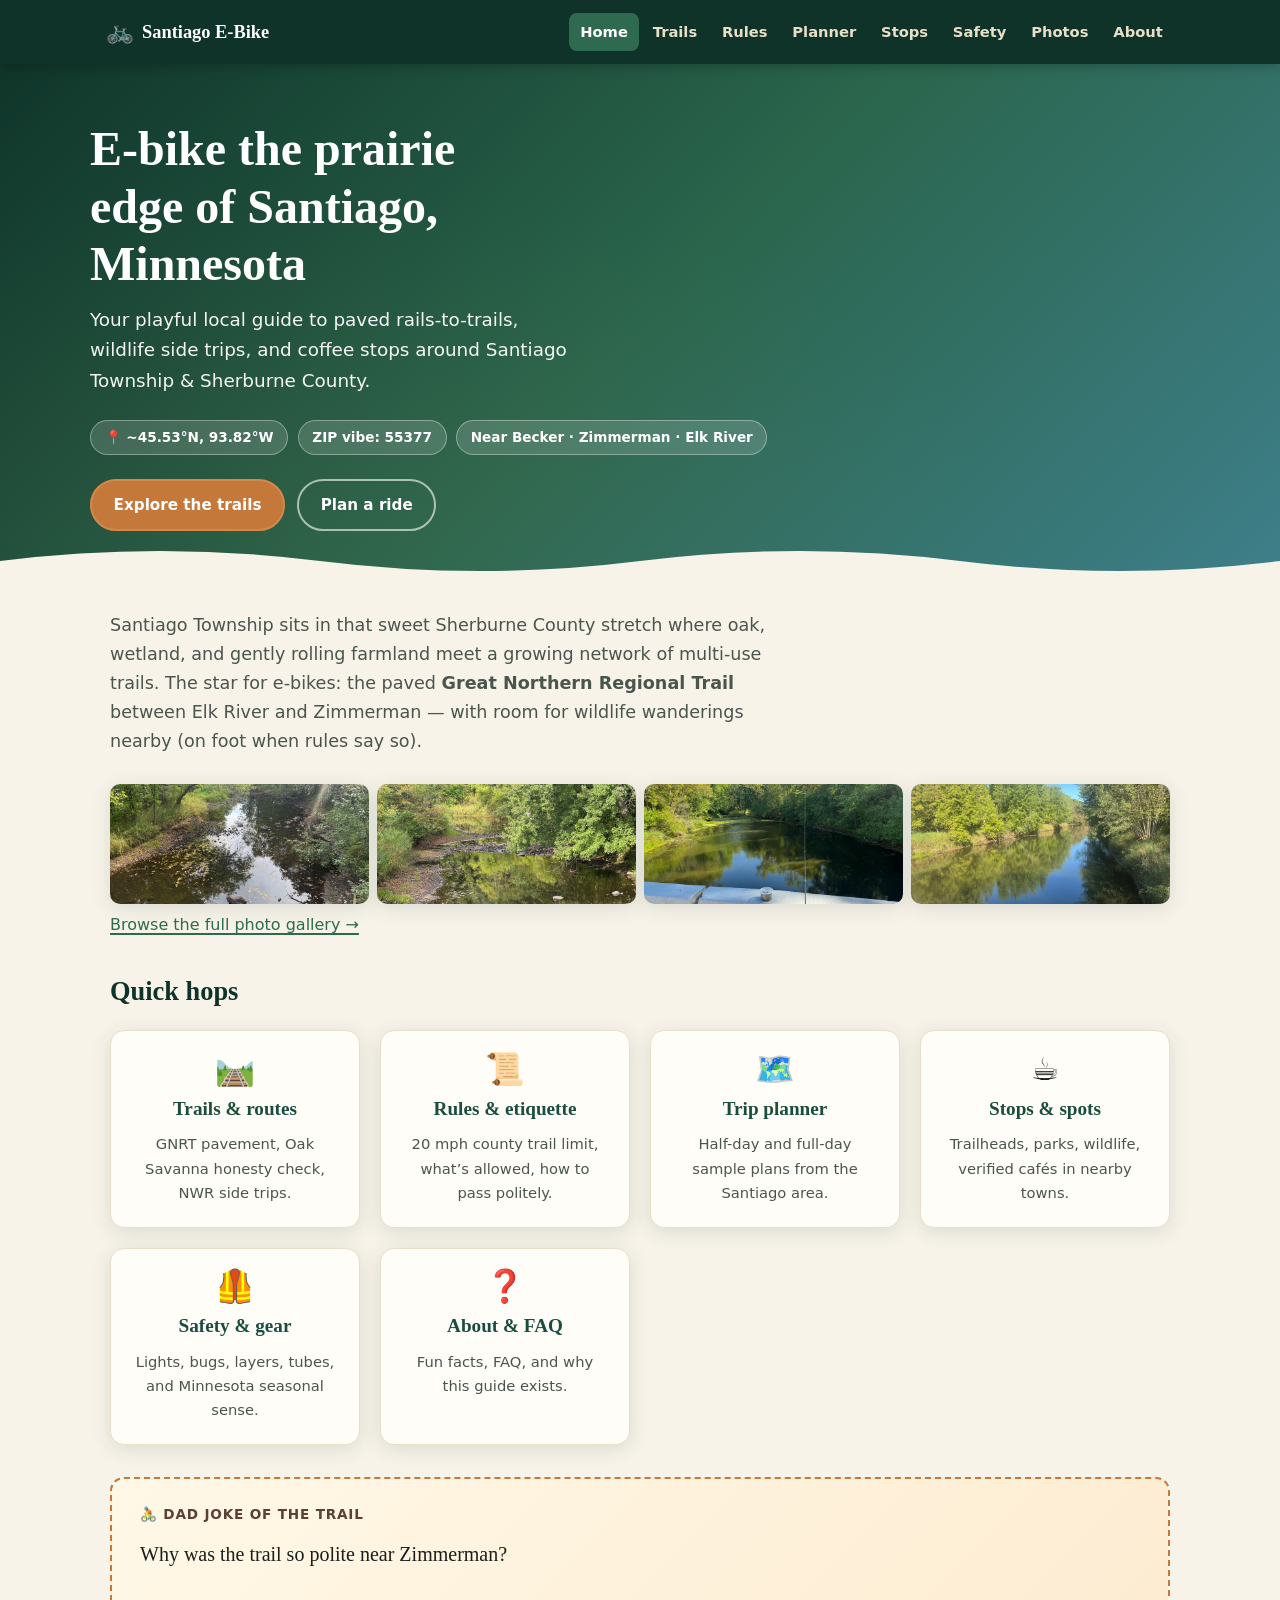
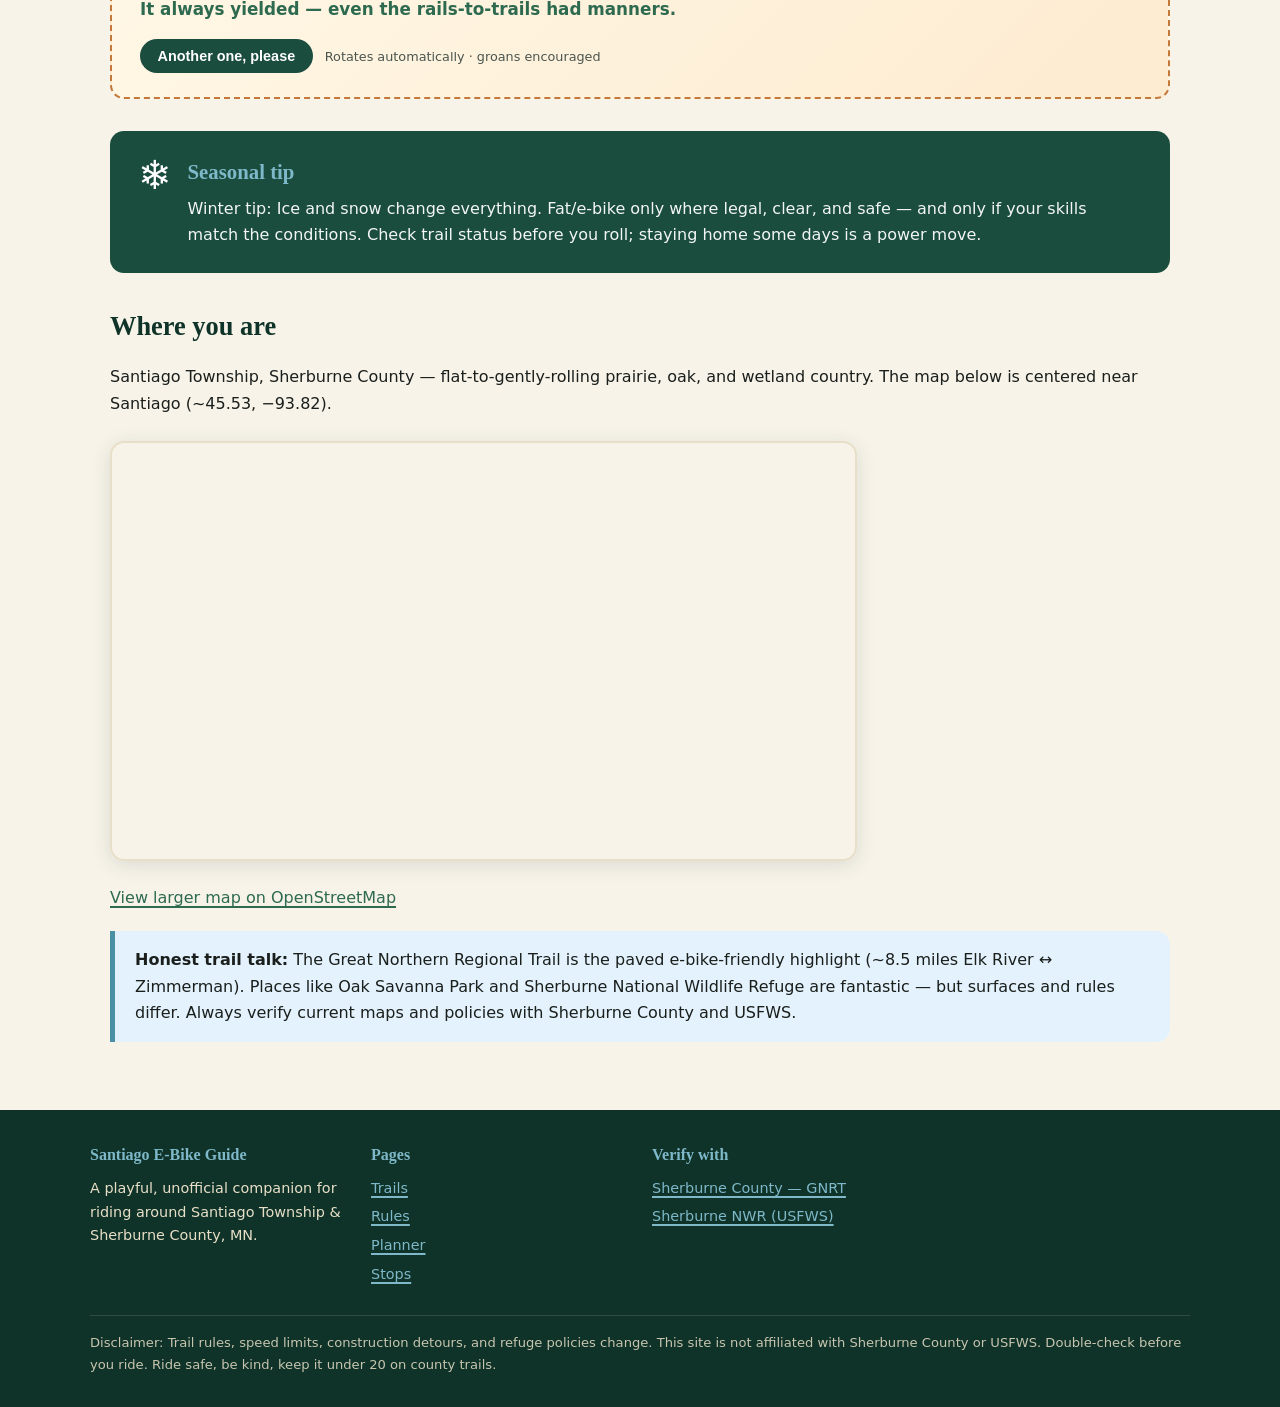
<file: index.html>
<!DOCTYPE html>
<html lang="en">
<head>
  <meta charset="UTF-8" />
  <meta name="viewport" content="width=device-width, initial-scale=1" />
  <meta name="description" content="Fun, practical guide to e-biking around Santiago Township and Sherburne County, Minnesota — Great Northern Regional Trail, rules, trip plans, and stops." />
  <title>Santiago E-Bike Guide | Sherburne County, MN</title>
  <link rel="stylesheet" href="styles.css" />
</head>
<body>
  <a class="skip-link" href="#main">Skip to content</a>
  <header class="site-header">
    <div class="nav-inner">
      <a class="logo" href="index.html"><span class="logo-bike" aria-hidden="true">🚲</span> Santiago E-Bike</a>
      <button class="nav-toggle" type="button" aria-expanded="false" aria-controls="site-nav" aria-label="Open menu">☰</button>
      <nav id="site-nav" aria-label="Primary">
        <ul class="nav-list">
          <li><a href="index.html" aria-current="page">Home</a></li>
          <li><a href="trails.html">Trails</a></li>
          <li><a href="rules.html">Rules</a></li>
          <li><a href="planner.html">Planner</a></li>
          <li><a href="stops.html">Stops</a></li>
          <li><a href="safety.html">Safety</a></li>
          <li><a href="photos.html">Photos</a></li>
          <li><a href="about.html">About</a></li>
        </ul>
      </nav>
    </div>
  </header>

  <section class="hero" aria-labelledby="hero-title">
    <div class="hero-inner">
      <h1 id="hero-title">E-bike the prairie edge of Santiago, Minnesota</h1>
      <p class="tagline">Your playful local guide to paved rails-to-trails, wildlife side trips, and coffee stops around Santiago Township &amp; Sherburne County.</p>
      <div class="hero-meta">
        <span class="pill">📍 ~45.53°N, 93.82°W</span>
        <span class="pill">ZIP vibe: 55377</span>
        <span class="pill">Near Becker · Zimmerman · Elk River</span>
      </div>
      <div class="btn-row">
        <a class="btn btn-primary" href="trails.html">Explore the trails</a>
        <a class="btn btn-ghost" href="planner.html">Plan a ride</a>
      </div>
    </div>
  </section>

  <main id="main">
    <div class="wrap">
      <p class="lead">Santiago Township sits in that sweet Sherburne County stretch where oak, wetland, and gently rolling farmland meet a growing network of multi-use trails. The star for e-bikes: the paved <strong>Great Northern Regional Trail</strong> between Elk River and Zimmerman — with room for wildlife wanderings nearby (on foot when rules say so).</p>

      <div class="hero-photo-strip" aria-label="Photo highlights">
        <a href="photos.html"><img src="photos/creek-sunbeam.jpg" alt="Creek with sunbeam through trees" width="400" height="300" loading="lazy" /></a>
        <a href="photos.html"><img src="photos/creek-woods.jpg" alt="Wooded stream reflecting green leaves" width="400" height="300" loading="lazy" /></a>
        <a href="photos.html"><img src="photos/bridge-fishing.jpg" alt="Fishing gear on a bridge overlooking a river" width="400" height="300" loading="lazy" /></a>
        <a href="photos.html"><img src="photos/river-overlook.jpg" alt="River overlook with blue sky reflections" width="400" height="300" loading="lazy" /></a>
      </div>
      <p style="margin-bottom:1.75rem"><a href="photos.html">Browse the full photo gallery →</a></p>


      <h2>Quick hops</h2>
      <div class="grid grid-3 quick-links">
        <article class="card">
          <div class="card-icon" aria-hidden="true">🛤️</div>
          <h3><a href="trails.html">Trails &amp; routes</a></h3>
          <p>GNRT pavement, Oak Savanna honesty check, NWR side trips.</p>
        </article>
        <article class="card">
          <div class="card-icon" aria-hidden="true">📜</div>
          <h3><a href="rules.html">Rules &amp; etiquette</a></h3>
          <p>20 mph county trail limit, what’s allowed, how to pass politely.</p>
        </article>
        <article class="card">
          <div class="card-icon" aria-hidden="true">🗺️</div>
          <h3><a href="planner.html">Trip planner</a></h3>
          <p>Half-day and full-day sample plans from the Santiago area.</p>
        </article>
        <article class="card">
          <div class="card-icon" aria-hidden="true">☕</div>
          <h3><a href="stops.html">Stops &amp; spots</a></h3>
          <p>Trailheads, parks, wildlife, verified cafés in nearby towns.</p>
        </article>
        <article class="card">
          <div class="card-icon" aria-hidden="true">🦺</div>
          <h3><a href="safety.html">Safety &amp; gear</a></h3>
          <p>Lights, bugs, layers, tubes, and Minnesota seasonal sense.</p>
        </article>
        <article class="card">
          <div class="card-icon" aria-hidden="true">❓</div>
          <h3><a href="about.html">About &amp; FAQ</a></h3>
          <p>Fun facts, FAQ, and why this guide exists.</p>
        </article>
      </div>

      <div class="joke-box" role="region" aria-label="Dad joke of the trail" aria-live="polite">
        <p id="joke-setup" class="joke-text"></p>
        <p id="joke-punch" class="joke-punch"></p>
        <div class="joke-controls">
          <button type="button" class="joke-btn" id="joke-next">Another one, please</button>
          <span class="joke-hint">Rotates automatically · groans encouraged</span>
        </div>
      </div>

      <div class="seasonal" id="seasonal-tip">
        <div class="seasonal-icon" aria-hidden="true">🍂</div>
        <div>
          <h2>Seasonal tip</h2>
          <p id="seasonal-copy">Fall is prime time: cooler temps, fewer skeeters, and oak colors along the Great Northern. Pack a light layer, watch for leaf-slick pavement, and enjoy the prairie light. Spring? Expect mud on soft surfaces. Summer? Bug spray is not optional. Winter fat/e-bike only where legal, clear, and safe.</p>
        </div>
      </div>

      <h2>Where you are</h2>
      <p>Santiago Township, Sherburne County — flat-to-gently-rolling prairie, oak, and wetland country. The map below is centered near Santiago (~45.53, −93.82).</p>
      <div class="map-embed">
        <iframe
          title="OpenStreetMap centered on Santiago Township, Minnesota"
          loading="lazy"
          referrerpolicy="no-referrer-when-downgrade"
          src="https://www.openstreetmap.org/export/embed.html?bbox=-94.02%2C45.43%2C-93.62%2C45.63&amp;layer=mapnik&amp;marker=45.53%2C-93.82">
        </iframe>
      </div>
      <p><a href="https://www.openstreetmap.org/?mlat=45.53&amp;mlon=-93.82#map=11/45.53/-93.82" rel="noopener noreferrer" target="_blank">View larger map on OpenStreetMap</a></p>

      <div class="callout info">
        <strong>Honest trail talk:</strong> The Great Northern Regional Trail is the paved e-bike-friendly highlight (~8.5 miles Elk River ↔ Zimmerman). Places like Oak Savanna Park and Sherburne National Wildlife Refuge are fantastic — but surfaces and rules differ. Always verify current maps and policies with Sherburne County and USFWS.
      </div>
    </div>
  </main>

  <footer class="site-footer">
    <div class="wrap">
      <div>
        <h3>Santiago E-Bike Guide</h3>
        <p>A playful, unofficial companion for riding around Santiago Township &amp; Sherburne County, MN.</p>
      </div>
      <div>
        <h3>Pages</h3>
        <ul class="footer-nav">
          <li><a href="trails.html">Trails</a></li>
          <li><a href="rules.html">Rules</a></li>
          <li><a href="planner.html">Planner</a></li>
          <li><a href="stops.html">Stops</a></li>
        </ul>
      </div>
      <div>
        <h3>Verify with</h3>
        <ul class="footer-nav">
          <li><a href="https://www.co.sherburne.mn.us/1393/Great-Northern-Regional-Trail" rel="noopener noreferrer" target="_blank">Sherburne County — GNRT</a></li>
          <li><a href="https://www.fws.gov/refuge/sherburne" rel="noopener noreferrer" target="_blank">Sherburne NWR (USFWS)</a></li>
        </ul>
      </div>
      <p class="disclaimer">Disclaimer: Trail rules, speed limits, construction detours, and refuge policies change. This site is not affiliated with Sherburne County or USFWS. Double-check before you ride. Ride safe, be kind, keep it under 20 on county trails.</p>
    </div>
  </footer>
  <script src="nav.js"></script>
  <script src="jokes.js"></script>
  <script>
    (function () {
      var m = new Date().getMonth();
      var copy = document.getElementById("seasonal-copy");
      var icon = document.querySelector(".seasonal-icon");
      if (!copy) return;
      if (m >= 2 && m <= 4) {
        icon.textContent = "🌱";
        copy.textContent = "Spring tip: Pavement on the Great Northern is your friend; soft trails can be muddy after thaw. Watch for standing water near wetlands and bring a spare layer — Minnesota spring loves plot twists.";
      } else if (m >= 5 && m <= 7) {
        icon.textContent = "☀️";
        copy.textContent = "Summer tip: Heat + mosquitoes are the real climbs around here. Start early, pack water and DEET (or your preferred defense), and ease speed near busy walkers. Shade pockets along the GNRT feel like gifts.";
      } else if (m >= 8 && m <= 10) {
        icon.textContent = "🍂";
        copy.textContent = "Fall tip: Prime e-bike season — cooler temps, fewer bugs, oak colors. Watch for leaf-slick pavement and earlier dusk; bring lights. Perfect window for a GNRT out-and-back plus a café stop.";
      } else {
        icon.textContent = "❄️";
        copy.textContent = "Winter tip: Ice and snow change everything. Fat/e-bike only where legal, clear, and safe — and only if your skills match the conditions. Check trail status before you roll; staying home some days is a power move.";
      }
    })();
  </script>
</body>
</html>
</file>
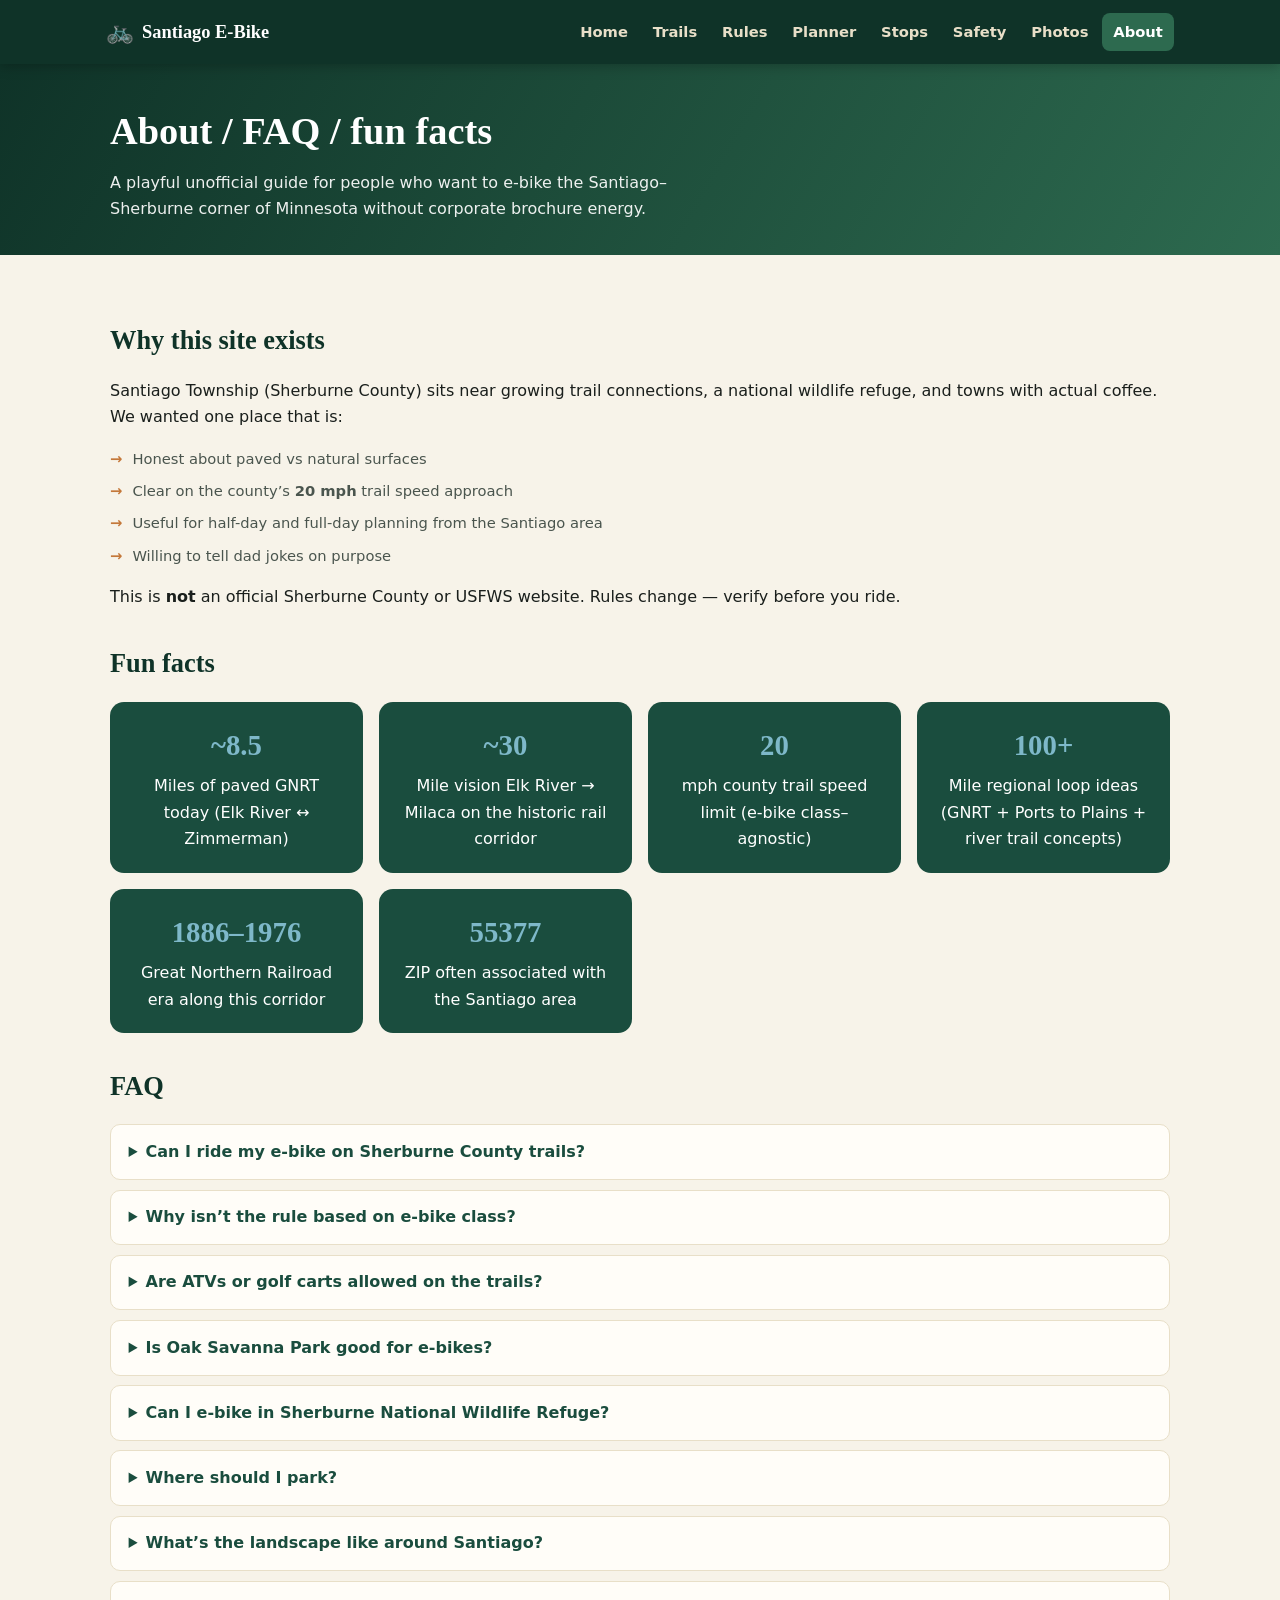
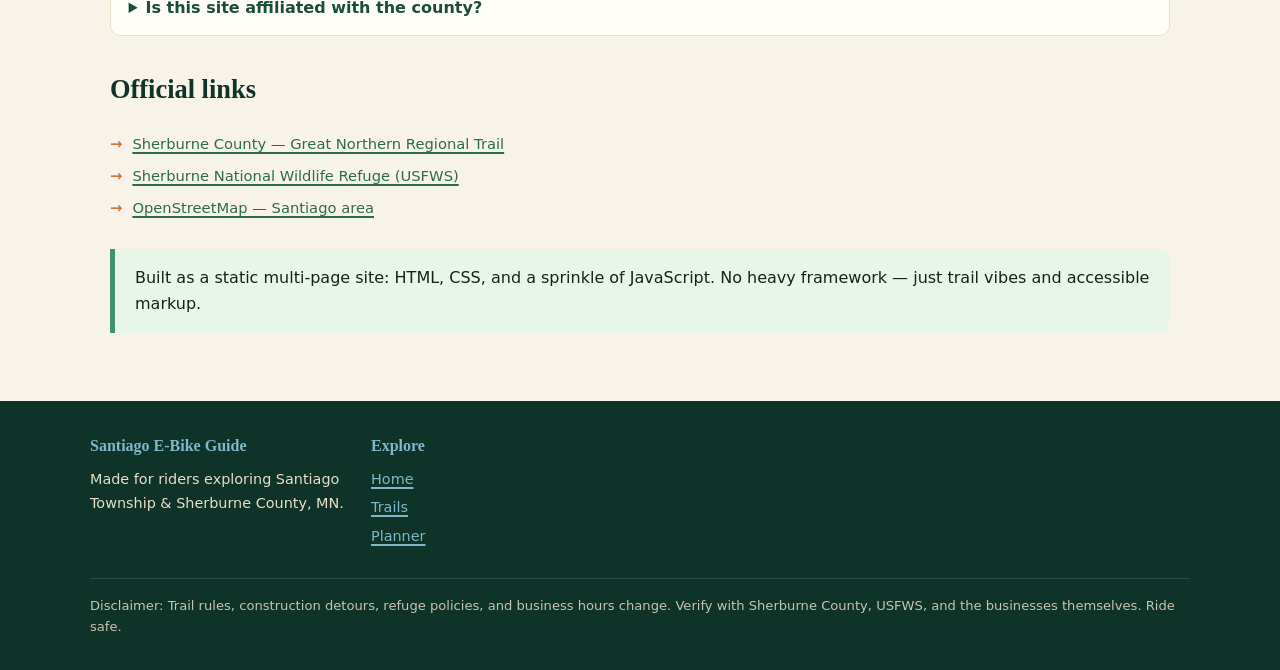
<file: about.html>
<!DOCTYPE html>
<html lang="en">
<head>
  <meta charset="UTF-8" />
  <meta name="viewport" content="width=device-width, initial-scale=1" />
  <meta name="description" content="About the Santiago E-Bike Guide — FAQ and fun facts about Santiago Township and Sherburne County trails." />
  <title>About &amp; FAQ | Santiago E-Bike Guide</title>
  <link rel="stylesheet" href="styles.css" />
</head>
<body>
  <a class="skip-link" href="#main">Skip to content</a>
  <header class="site-header">
    <div class="nav-inner">
      <a class="logo" href="index.html"><span class="logo-bike" aria-hidden="true">🚲</span> Santiago E-Bike</a>
      <button class="nav-toggle" type="button" aria-expanded="false" aria-controls="site-nav" aria-label="Open menu">☰</button>
      <nav id="site-nav" aria-label="Primary">
        <ul class="nav-list">
          <li><a href="index.html">Home</a></li>
          <li><a href="trails.html">Trails</a></li>
          <li><a href="rules.html">Rules</a></li>
          <li><a href="planner.html">Planner</a></li>
          <li><a href="stops.html">Stops</a></li>
          <li><a href="safety.html">Safety</a></li>
          <li><a href="photos.html">Photos</a></li>
          <li><a href="about.html" aria-current="page">About</a></li>
        </ul>
      </nav>
    </div>
  </header>

  <div class="page-hero">
    <div class="wrap">
      <h1>About / FAQ / fun facts</h1>
      <p>A playful unofficial guide for people who want to e-bike the Santiago–Sherburne corner of Minnesota without corporate brochure energy.</p>
    </div>
  </div>

  <main id="main">
    <div class="wrap">
      <h2>Why this site exists</h2>
      <p>Santiago Township (Sherburne County) sits near growing trail connections, a national wildlife refuge, and towns with actual coffee. We wanted one place that is:</p>
      <ul class="meta-list">
        <li>Honest about paved vs natural surfaces</li>
        <li>Clear on the county’s <strong>20 mph</strong> trail speed approach</li>
        <li>Useful for half-day and full-day planning from the Santiago area</li>
        <li>Willing to tell dad jokes on purpose</li>
      </ul>
      <p>This is <strong>not</strong> an official Sherburne County or USFWS website. Rules change — verify before you ride.</p>

      <h2>Fun facts</h2>
      <div class="fun-facts">
        <div class="fun-fact">
          <strong>~8.5</strong>
          Miles of paved GNRT today (Elk River ↔ Zimmerman)
        </div>
        <div class="fun-fact">
          <strong>~30</strong>
          Mile vision Elk River → Milaca on the historic rail corridor
        </div>
        <div class="fun-fact">
          <strong>20</strong>
          mph county trail speed limit (e-bike class–agnostic)
        </div>
        <div class="fun-fact">
          <strong>100+</strong>
          Mile regional loop ideas (GNRT + Ports to Plains + river trail concepts)
        </div>
        <div class="fun-fact">
          <strong>1886–1976</strong>
          Great Northern Railroad era along this corridor
        </div>
        <div class="fun-fact">
          <strong>55377</strong>
          ZIP often associated with the Santiago area
        </div>
      </div>

      <h2>FAQ</h2>
      <div class="faq">
        <details>
          <summary>Can I ride my e-bike on Sherburne County trails?</summary>
          <p>Electric-assisted bicycles (as defined in Minnesota state law / county ordinance alignment) are allowed on county trails, including the Great Northern Regional Trail. Keep speeds at or under 20 mph.</p>
        </details>
        <details>
          <summary>Why isn’t the rule based on e-bike class?</summary>
          <p>County discussion noted that classes are hard to distinguish visually, making class-based rules tough to enforce. A universal speed limit is clearer for everyone.</p>
        </details>
        <details>
          <summary>Are ATVs or golf carts allowed on the trails?</summary>
          <p>No. Motorized vehicles such as ATVs, golf carts, and similar machines are not allowed on county trails.</p>
        </details>
        <details>
          <summary>Is Oak Savanna Park good for e-bikes?</summary>
          <p>It’s wonderful parkland, but surfaces lean crushed limestone / natural — better as a hike or careful check-before-you-ride situation. For a dedicated e-bike spin, prioritize the paved GNRT.</p>
        </details>
        <details>
          <summary>Can I e-bike in Sherburne National Wildlife Refuge?</summary>
          <p>Maybe on some roads — maybe not on trails. Refuge rules are separate from county trail rules. Check USFWS guidance before you go; many visitors have a better wildlife day on foot.</p>
        </details>
        <details>
          <summary>Where should I park?</summary>
          <p>Use designated GNRT parking locations (county lists multiple). Popular references include Zimmerman City Park / Lion’s Park and Elk River–area lots including Woodland Trails Regional Park. Confirm the current map on the county site.</p>
        </details>
        <details>
          <summary>What’s the landscape like around Santiago?</summary>
          <p>Flat-to-gently-rolling prairie, oak, and wetland country — roughly 45.53°N, 93.82°W — near Becker, Zimmerman, and Elk River.</p>
        </details>
        <details>
          <summary>Is this site affiliated with the county?</summary>
          <p>Nope. Friendly fan guide. Official info lives with Sherburne County Parks &amp; Recreation and USFWS.</p>
        </details>
      </div>

      <h2>Official links</h2>
      <ul class="meta-list">
        <li><a href="https://www.co.sherburne.mn.us/1393/Great-Northern-Regional-Trail" rel="noopener noreferrer" target="_blank">Sherburne County — Great Northern Regional Trail</a></li>
        <li><a href="https://www.fws.gov/refuge/sherburne" rel="noopener noreferrer" target="_blank">Sherburne National Wildlife Refuge (USFWS)</a></li>
        <li><a href="https://www.openstreetmap.org/?mlat=45.53&amp;mlon=-93.82#map=11/45.53/-93.82" rel="noopener noreferrer" target="_blank">OpenStreetMap — Santiago area</a></li>
      </ul>

      <div class="callout" style="margin-top:1.5rem">
        Built as a static multi-page site: HTML, CSS, and a sprinkle of JavaScript. No heavy framework — just trail vibes and accessible markup.
      </div>
    </div>
  </main>

  <footer class="site-footer">
    <div class="wrap">
      <div>
        <h3>Santiago E-Bike Guide</h3>
        <p>Made for riders exploring Santiago Township &amp; Sherburne County, MN.</p>
      </div>
      <div>
        <h3>Explore</h3>
        <ul class="footer-nav">
          <li><a href="index.html">Home</a></li>
          <li><a href="trails.html">Trails</a></li>
          <li><a href="planner.html">Planner</a></li>
        </ul>
      </div>
      <p class="disclaimer">Disclaimer: Trail rules, construction detours, refuge policies, and business hours change. Verify with Sherburne County, USFWS, and the businesses themselves. Ride safe.</p>
    </div>
  </footer>
  <script src="nav.js"></script>
</body>
</html>
</file>
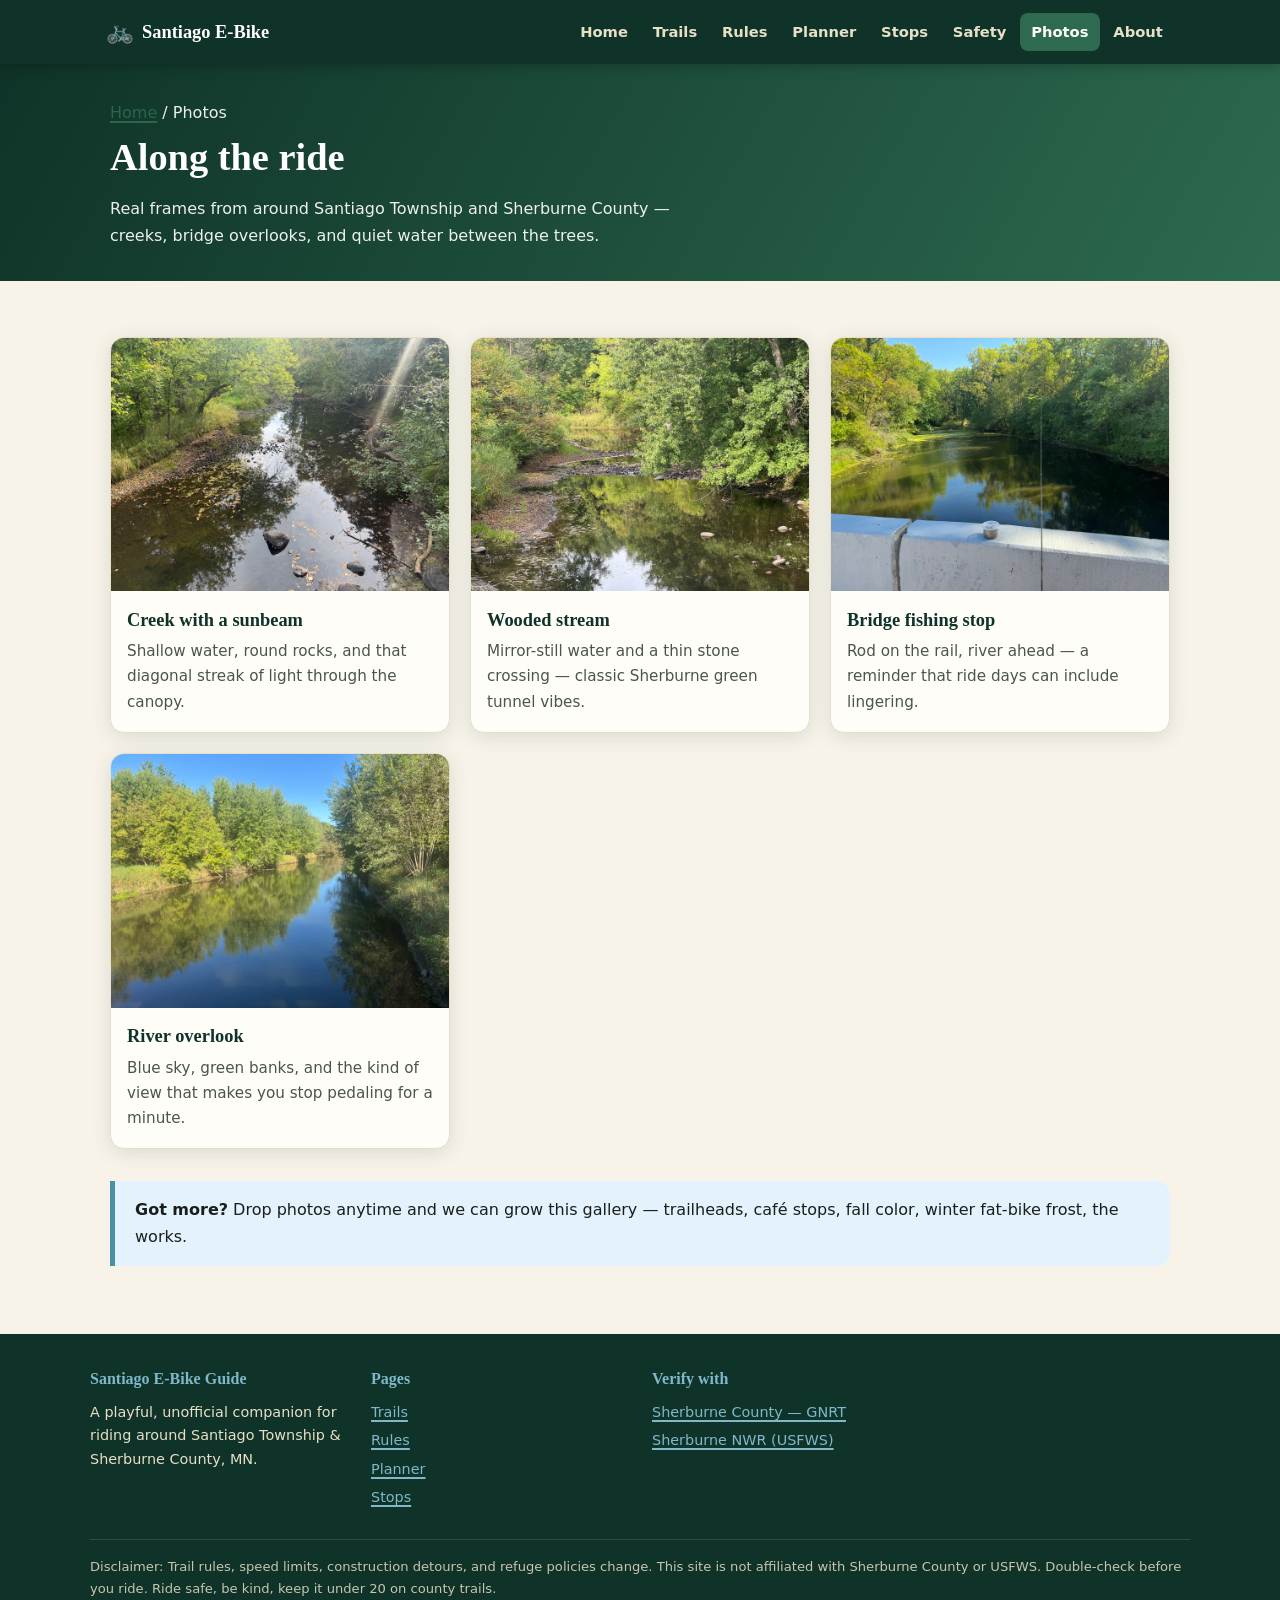
<file: photos.html>
<!DOCTYPE html>
<html lang="en">
<head>
  <meta charset="UTF-8" />
  <meta name="viewport" content="width=device-width, initial-scale=1" />
  <meta name="description" content="Local photos from rides and stops around Santiago Township and Sherburne County, Minnesota." />
  <title>Photos | Santiago E-Bike Guide</title>
  <link rel="stylesheet" href="styles.css" />
</head>
<body>
  <a class="skip-link" href="#main">Skip to content</a>
  <header class="site-header">
    <div class="nav-inner">
      <a class="logo" href="index.html"><span class="logo-bike" aria-hidden="true">🚲</span> Santiago E-Bike</a>
      <button class="nav-toggle" type="button" aria-expanded="false" aria-controls="site-nav" aria-label="Open menu">☰</button>
      <nav id="site-nav" aria-label="Primary">
        <ul class="nav-list">
          <li><a href="index.html">Home</a></li>
          <li><a href="trails.html">Trails</a></li>
          <li><a href="rules.html">Rules</a></li>
          <li><a href="planner.html">Planner</a></li>
          <li><a href="stops.html">Stops</a></li>
          <li><a href="safety.html">Safety</a></li>
          <li><a href="photos.html" aria-current="page">Photos</a></li>
          <li><a href="about.html">About</a></li>
        </ul>
      </nav>
    </div>
  </header>

  <div class="page-hero">
    <div class="wrap">
      <p class="breadcrumb"><a href="index.html">Home</a> / Photos</p>
      <h1>Along the ride</h1>
      <p>Real frames from around Santiago Township and Sherburne County — creeks, bridge overlooks, and quiet water between the trees.</p>
    </div>
  </div>

  <main id="main">
    <div class="wrap">
      <div class="photo-gallery">
        <figure class="photo-card">
          <a href="photos/creek-sunbeam.jpg" target="_blank" rel="noopener">
            <img src="photos/creek-sunbeam.jpg" alt="Narrow creek winding through green woods with a sunbeam and rocks in the water" width="1600" height="1200" loading="eager" />
          </a>
          <figcaption>
            <h3>Creek with a sunbeam</h3>
            Shallow water, round rocks, and that diagonal streak of light through the canopy.
          </figcaption>
        </figure>
        <figure class="photo-card">
          <a href="photos/creek-woods.jpg" target="_blank" rel="noopener">
            <img src="photos/creek-woods.jpg" alt="Calm wooded stream reflecting green leaves with a stone crossing" width="1600" height="1200" loading="lazy" />
          </a>
          <figcaption>
            <h3>Wooded stream</h3>
            Mirror-still water and a thin stone crossing — classic Sherburne green tunnel vibes.
          </figcaption>
        </figure>
        <figure class="photo-card">
          <a href="photos/bridge-fishing.jpg" target="_blank" rel="noopener">
            <img src="photos/bridge-fishing.jpg" alt="Fishing rod and bait container on a bridge railing overlooking a forested river" width="1600" height="1200" loading="lazy" />
          </a>
          <figcaption>
            <h3>Bridge fishing stop</h3>
            Rod on the rail, river ahead — a reminder that ride days can include lingering.
          </figcaption>
        </figure>
        <figure class="photo-card">
          <a href="photos/river-overlook.jpg" target="_blank" rel="noopener">
            <img src="photos/river-overlook.jpg" alt="Elevated view down a calm river reflecting blue sky between dense green banks" width="1600" height="1200" loading="lazy" />
          </a>
          <figcaption>
            <h3>River overlook</h3>
            Blue sky, green banks, and the kind of view that makes you stop pedaling for a minute.
          </figcaption>
        </figure>
      </div>

      <div class="callout info">
        <strong>Got more?</strong> Drop photos anytime and we can grow this gallery — trailheads, café stops, fall color, winter fat-bike frost, the works.
      </div>
    </div>
  </main>

  <footer class="site-footer">
    <div class="wrap">
      <div>
        <h3>Santiago E-Bike Guide</h3>
        <p>A playful, unofficial companion for riding around Santiago Township &amp; Sherburne County, MN.</p>
      </div>
      <div>
        <h3>Pages</h3>
        <ul class="footer-nav">
          <li><a href="trails.html">Trails</a></li>
          <li><a href="rules.html">Rules</a></li>
          <li><a href="planner.html">Planner</a></li>
          <li><a href="stops.html">Stops</a></li>
        </ul>
      </div>
      <div>
        <h3>Verify with</h3>
        <ul class="footer-nav">
          <li><a href="https://www.co.sherburne.mn.us/1393/Great-Northern-Regional-Trail" rel="noopener noreferrer" target="_blank">Sherburne County — GNRT</a></li>
          <li><a href="https://www.fws.gov/refuge/sherburne" rel="noopener noreferrer" target="_blank">Sherburne NWR (USFWS)</a></li>
        </ul>
      </div>
      <p class="disclaimer">Disclaimer: Trail rules, speed limits, construction detours, and refuge policies change. This site is not affiliated with Sherburne County or USFWS. Double-check before you ride. Ride safe, be kind, keep it under 20 on county trails.</p>
    </div>
  </footer>
  <script src="nav.js"></script>
</body>
</html>
</file>
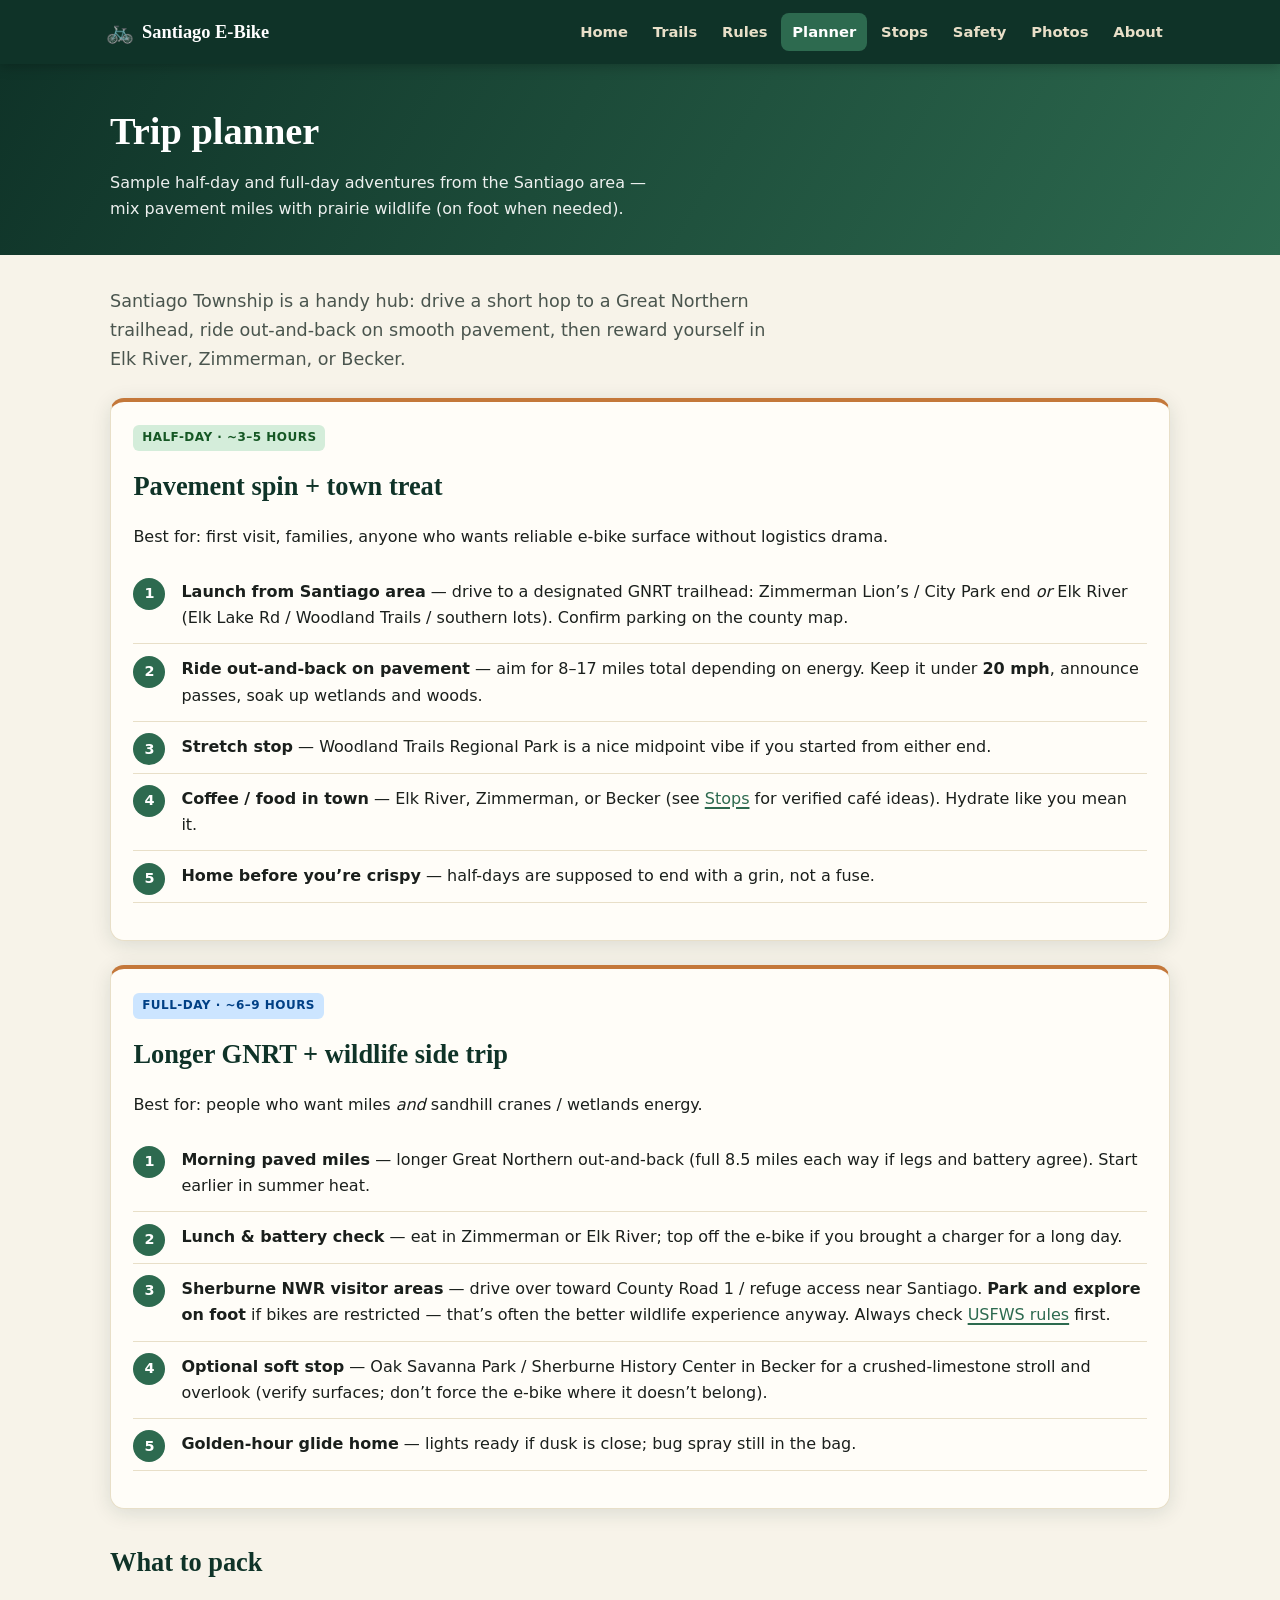
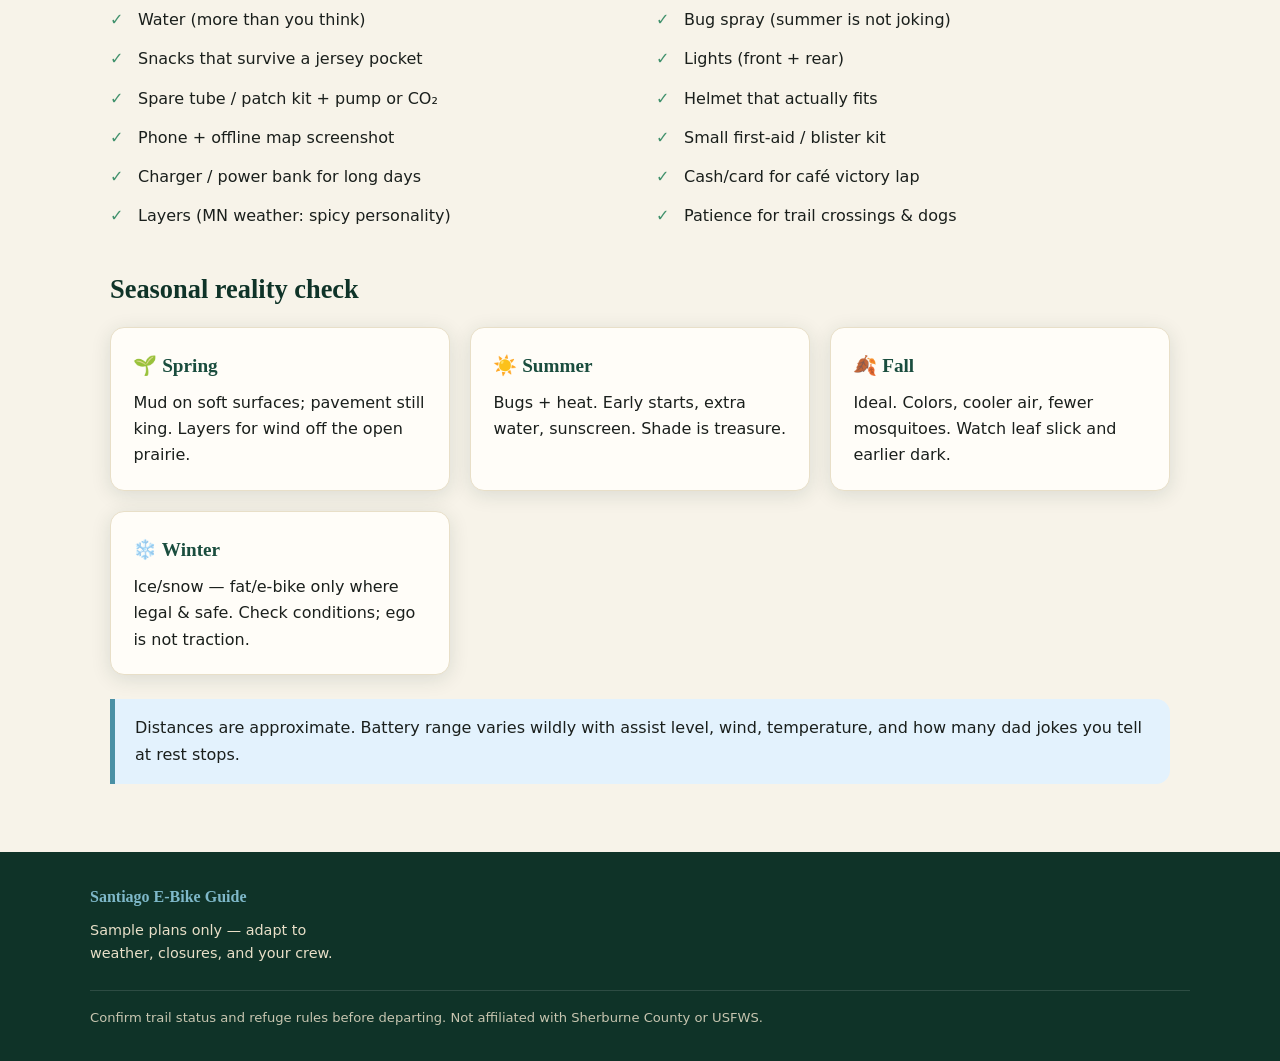
<file: planner.html>
<!DOCTYPE html>
<html lang="en">
<head>
  <meta charset="UTF-8" />
  <meta name="viewport" content="width=device-width, initial-scale=1" />
  <meta name="description" content="Half-day and full-day e-bike trip plans from the Santiago Township / Sherburne County area." />
  <title>Trip Planner | Santiago E-Bike Guide</title>
  <link rel="stylesheet" href="styles.css" />
</head>
<body>
  <a class="skip-link" href="#main">Skip to content</a>
  <header class="site-header">
    <div class="nav-inner">
      <a class="logo" href="index.html"><span class="logo-bike" aria-hidden="true">🚲</span> Santiago E-Bike</a>
      <button class="nav-toggle" type="button" aria-expanded="false" aria-controls="site-nav" aria-label="Open menu">☰</button>
      <nav id="site-nav" aria-label="Primary">
        <ul class="nav-list">
          <li><a href="index.html">Home</a></li>
          <li><a href="trails.html">Trails</a></li>
          <li><a href="rules.html">Rules</a></li>
          <li><a href="planner.html" aria-current="page">Planner</a></li>
          <li><a href="stops.html">Stops</a></li>
          <li><a href="safety.html">Safety</a></li>
          <li><a href="photos.html">Photos</a></li>
          <li><a href="about.html">About</a></li>
        </ul>
      </nav>
    </div>
  </header>

  <div class="page-hero">
    <div class="wrap">
      <h1>Trip planner</h1>
      <p>Sample half-day and full-day adventures from the Santiago area — mix pavement miles with prairie wildlife (on foot when needed).</p>
    </div>
  </div>

  <main id="main">
    <div class="wrap">
      <p class="lead">Santiago Township is a handy hub: drive a short hop to a Great Northern trailhead, ride out-and-back on smooth pavement, then reward yourself in Elk River, Zimmerman, or Becker.</p>

      <article class="card plan" style="margin-bottom:1.5rem">
        <span class="badge badge-paved">Half-day · ~3–5 hours</span>
        <h2 style="margin-top:0.25rem">Pavement spin + town treat</h2>
        <p>Best for: first visit, families, anyone who wants reliable e-bike surface without logistics drama.</p>
        <ol class="plan-steps">
          <li><strong>Launch from Santiago area</strong> — drive to a designated GNRT trailhead: Zimmerman Lion’s / City Park end <em>or</em> Elk River (Elk Lake Rd / Woodland Trails / southern lots). Confirm parking on the county map.</li>
          <li><strong>Ride out-and-back on pavement</strong> — aim for 8–17 miles total depending on energy. Keep it under <strong>20 mph</strong>, announce passes, soak up wetlands and woods.</li>
          <li><strong>Stretch stop</strong> — Woodland Trails Regional Park is a nice midpoint vibe if you started from either end.</li>
          <li><strong>Coffee / food in town</strong> — Elk River, Zimmerman, or Becker (see <a href="stops.html">Stops</a> for verified café ideas). Hydrate like you mean it.</li>
          <li><strong>Home before you’re crispy</strong> — half-days are supposed to end with a grin, not a fuse.</li>
        </ol>
      </article>

      <article class="card plan" style="margin-bottom:1.5rem">
        <span class="badge badge-mix">Full-day · ~6–9 hours</span>
        <h2 style="margin-top:0.25rem">Longer GNRT + wildlife side trip</h2>
        <p>Best for: people who want miles <em>and</em> sandhill cranes / wetlands energy.</p>
        <ol class="plan-steps">
          <li><strong>Morning paved miles</strong> — longer Great Northern out-and-back (full 8.5 miles each way if legs and battery agree). Start earlier in summer heat.</li>
          <li><strong>Lunch &amp; battery check</strong> — eat in Zimmerman or Elk River; top off the e-bike if you brought a charger for a long day.</li>
          <li><strong>Sherburne NWR visitor areas</strong> — drive over toward County Road 1 / refuge access near Santiago. <strong>Park and explore on foot</strong> if bikes are restricted — that’s often the better wildlife experience anyway. Always check <a href="https://www.fws.gov/refuge/sherburne" rel="noopener noreferrer" target="_blank">USFWS rules</a> first.</li>
          <li><strong>Optional soft stop</strong> — Oak Savanna Park / Sherburne History Center in Becker for a crushed-limestone stroll and overlook (verify surfaces; don’t force the e-bike where it doesn’t belong).</li>
          <li><strong>Golden-hour glide home</strong> — lights ready if dusk is close; bug spray still in the bag.</li>
        </ol>
      </article>

      <h2>What to pack</h2>
      <ul class="checklist">
        <li>Water (more than you think)</li>
        <li>Snacks that survive a jersey pocket</li>
        <li>Spare tube / patch kit + pump or CO₂</li>
        <li>Phone + offline map screenshot</li>
        <li>Charger / power bank for long days</li>
        <li>Layers (MN weather: spicy personality)</li>
        <li>Bug spray (summer is not joking)</li>
        <li>Lights (front + rear)</li>
        <li>Helmet that actually fits</li>
        <li>Small first-aid / blister kit</li>
        <li>Cash/card for café victory lap</li>
        <li>Patience for trail crossings &amp; dogs</li>
      </ul>

      <h2>Seasonal reality check</h2>
      <div class="grid grid-2">
        <article class="card">
          <h3>🌱 Spring</h3>
          <p>Mud on soft surfaces; pavement still king. Layers for wind off the open prairie.</p>
        </article>
        <article class="card">
          <h3>☀️ Summer</h3>
          <p>Bugs + heat. Early starts, extra water, sunscreen. Shade is treasure.</p>
        </article>
        <article class="card">
          <h3>🍂 Fall</h3>
          <p>Ideal. Colors, cooler air, fewer mosquitoes. Watch leaf slick and earlier dark.</p>
        </article>
        <article class="card">
          <h3>❄️ Winter</h3>
          <p>Ice/snow — fat/e-bike only where legal &amp; safe. Check conditions; ego is not traction.</p>
        </article>
      </div>

      <div class="callout info" style="margin-top:1.5rem">
        Distances are approximate. Battery range varies wildly with assist level, wind, temperature, and how many dad jokes you tell at rest stops.
      </div>
    </div>
  </main>

  <footer class="site-footer">
    <div class="wrap">
      <div>
        <h3>Santiago E-Bike Guide</h3>
        <p>Sample plans only — adapt to weather, closures, and your crew.</p>
      </div>
      <p class="disclaimer">Confirm trail status and refuge rules before departing. Not affiliated with Sherburne County or USFWS.</p>
    </div>
  </footer>
  <script src="nav.js"></script>
</body>
</html>
</file>
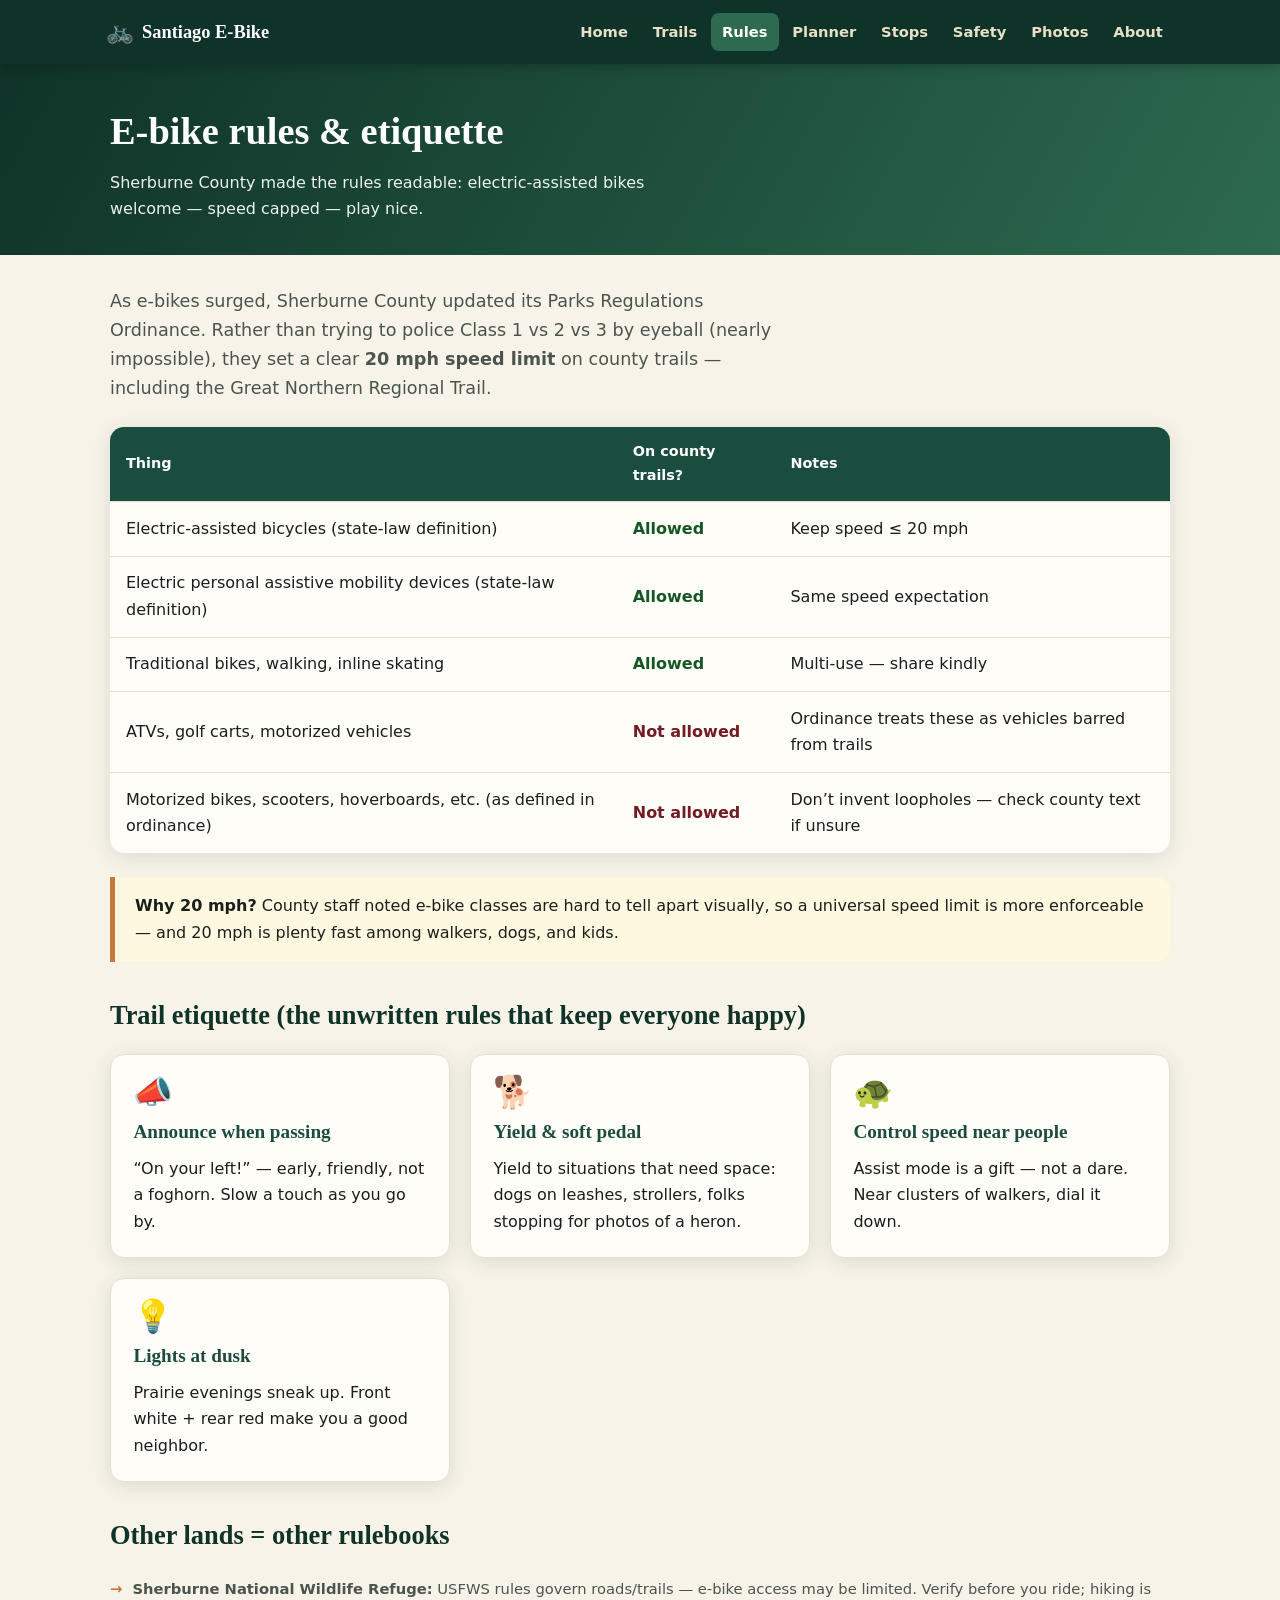
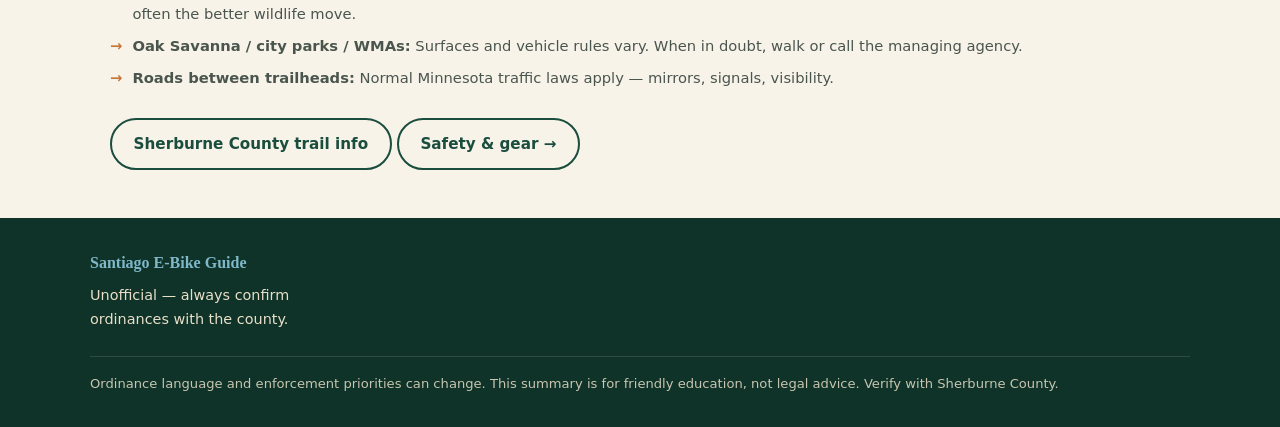
<file: rules.html>
<!DOCTYPE html>
<html lang="en">
<head>
  <meta charset="UTF-8" />
  <meta name="viewport" content="width=device-width, initial-scale=1" />
  <meta name="description" content="Sherburne County e-bike rules: 20 mph trail speed limit, what’s allowed on the Great Northern Regional Trail, and trail etiquette." />
  <title>Rules &amp; Etiquette | Santiago E-Bike Guide</title>
  <link rel="stylesheet" href="styles.css" />
</head>
<body>
  <a class="skip-link" href="#main">Skip to content</a>
  <header class="site-header">
    <div class="nav-inner">
      <a class="logo" href="index.html"><span class="logo-bike" aria-hidden="true">🚲</span> Santiago E-Bike</a>
      <button class="nav-toggle" type="button" aria-expanded="false" aria-controls="site-nav" aria-label="Open menu">☰</button>
      <nav id="site-nav" aria-label="Primary">
        <ul class="nav-list">
          <li><a href="index.html">Home</a></li>
          <li><a href="trails.html">Trails</a></li>
          <li><a href="rules.html" aria-current="page">Rules</a></li>
          <li><a href="planner.html">Planner</a></li>
          <li><a href="stops.html">Stops</a></li>
          <li><a href="safety.html">Safety</a></li>
          <li><a href="photos.html">Photos</a></li>
          <li><a href="about.html">About</a></li>
        </ul>
      </nav>
    </div>
  </header>

  <div class="page-hero">
    <div class="wrap">
      <h1>E-bike rules &amp; etiquette</h1>
      <p>Sherburne County made the rules readable: electric-assisted bikes welcome — speed capped — play nice.</p>
    </div>
  </div>

  <main id="main">
    <div class="wrap">
      <p class="lead">As e-bikes surged, Sherburne County updated its Parks Regulations Ordinance. Rather than trying to police Class 1 vs 2 vs 3 by eyeball (nearly impossible), they set a clear <strong>20 mph speed limit</strong> on county trails — including the Great Northern Regional Trail.</p>

      <table class="rules">
        <caption class="sr-only">What’s allowed on Sherburne County trails</caption>
        <thead>
          <tr>
            <th scope="col">Thing</th>
            <th scope="col">On county trails?</th>
            <th scope="col">Notes</th>
          </tr>
        </thead>
        <tbody>
          <tr>
            <td>Electric-assisted bicycles (state-law definition)</td>
            <td class="yes">Allowed</td>
            <td>Keep speed ≤ 20 mph</td>
          </tr>
          <tr>
            <td>Electric personal assistive mobility devices (state-law definition)</td>
            <td class="yes">Allowed</td>
            <td>Same speed expectation</td>
          </tr>
          <tr>
            <td>Traditional bikes, walking, inline skating</td>
            <td class="yes">Allowed</td>
            <td>Multi-use — share kindly</td>
          </tr>
          <tr>
            <td>ATVs, golf carts, motorized vehicles</td>
            <td class="no">Not allowed</td>
            <td>Ordinance treats these as vehicles barred from trails</td>
          </tr>
          <tr>
            <td>Motorized bikes, scooters, hoverboards, etc. (as defined in ordinance)</td>
            <td class="no">Not allowed</td>
            <td>Don’t invent loopholes — check county text if unsure</td>
          </tr>
        </tbody>
      </table>

      <div class="callout warn">
        <strong>Why 20 mph?</strong> County staff noted e-bike classes are hard to tell apart visually, so a universal speed limit is more enforceable — and 20 mph is plenty fast among walkers, dogs, and kids.
      </div>

      <h2>Trail etiquette (the unwritten rules that keep everyone happy)</h2>
      <div class="grid grid-2">
        <article class="card">
          <div class="card-icon" aria-hidden="true">📣</div>
          <h3>Announce when passing</h3>
          <p>“On your left!” — early, friendly, not a foghorn. Slow a touch as you go by.</p>
        </article>
        <article class="card">
          <div class="card-icon" aria-hidden="true">🐕</div>
          <h3>Yield &amp; soft pedal</h3>
          <p>Yield to situations that need space: dogs on leashes, strollers, folks stopping for photos of a heron.</p>
        </article>
        <article class="card">
          <div class="card-icon" aria-hidden="true">🐢</div>
          <h3>Control speed near people</h3>
          <p>Assist mode is a gift — not a dare. Near clusters of walkers, dial it down.</p>
        </article>
        <article class="card">
          <div class="card-icon" aria-hidden="true">💡</div>
          <h3>Lights at dusk</h3>
          <p>Prairie evenings sneak up. Front white + rear red make you a good neighbor.</p>
        </article>
      </div>

      <h2>Other lands = other rulebooks</h2>
      <ul class="meta-list">
        <li><strong>Sherburne National Wildlife Refuge:</strong> USFWS rules govern roads/trails — e-bike access may be limited. Verify before you ride; hiking is often the better wildlife move.</li>
        <li><strong>Oak Savanna / city parks / WMAs:</strong> Surfaces and vehicle rules vary. When in doubt, walk or call the managing agency.</li>
        <li><strong>Roads between trailheads:</strong> Normal Minnesota traffic laws apply — mirrors, signals, visibility.</li>
      </ul>

      <p style="margin-top:1.5rem"><a class="btn btn-outline" href="https://www.co.sherburne.mn.us/1393/Great-Northern-Regional-Trail" rel="noopener noreferrer" target="_blank">Sherburne County trail info</a>
      <a class="btn btn-outline" href="safety.html">Safety &amp; gear →</a></p>
    </div>
  </main>

  <footer class="site-footer">
    <div class="wrap">
      <div>
        <h3>Santiago E-Bike Guide</h3>
        <p>Unofficial — always confirm ordinances with the county.</p>
      </div>
      <p class="disclaimer">Ordinance language and enforcement priorities can change. This summary is for friendly education, not legal advice. Verify with Sherburne County.</p>
    </div>
  </footer>
  <script src="nav.js"></script>
</body>
</html>
</file>
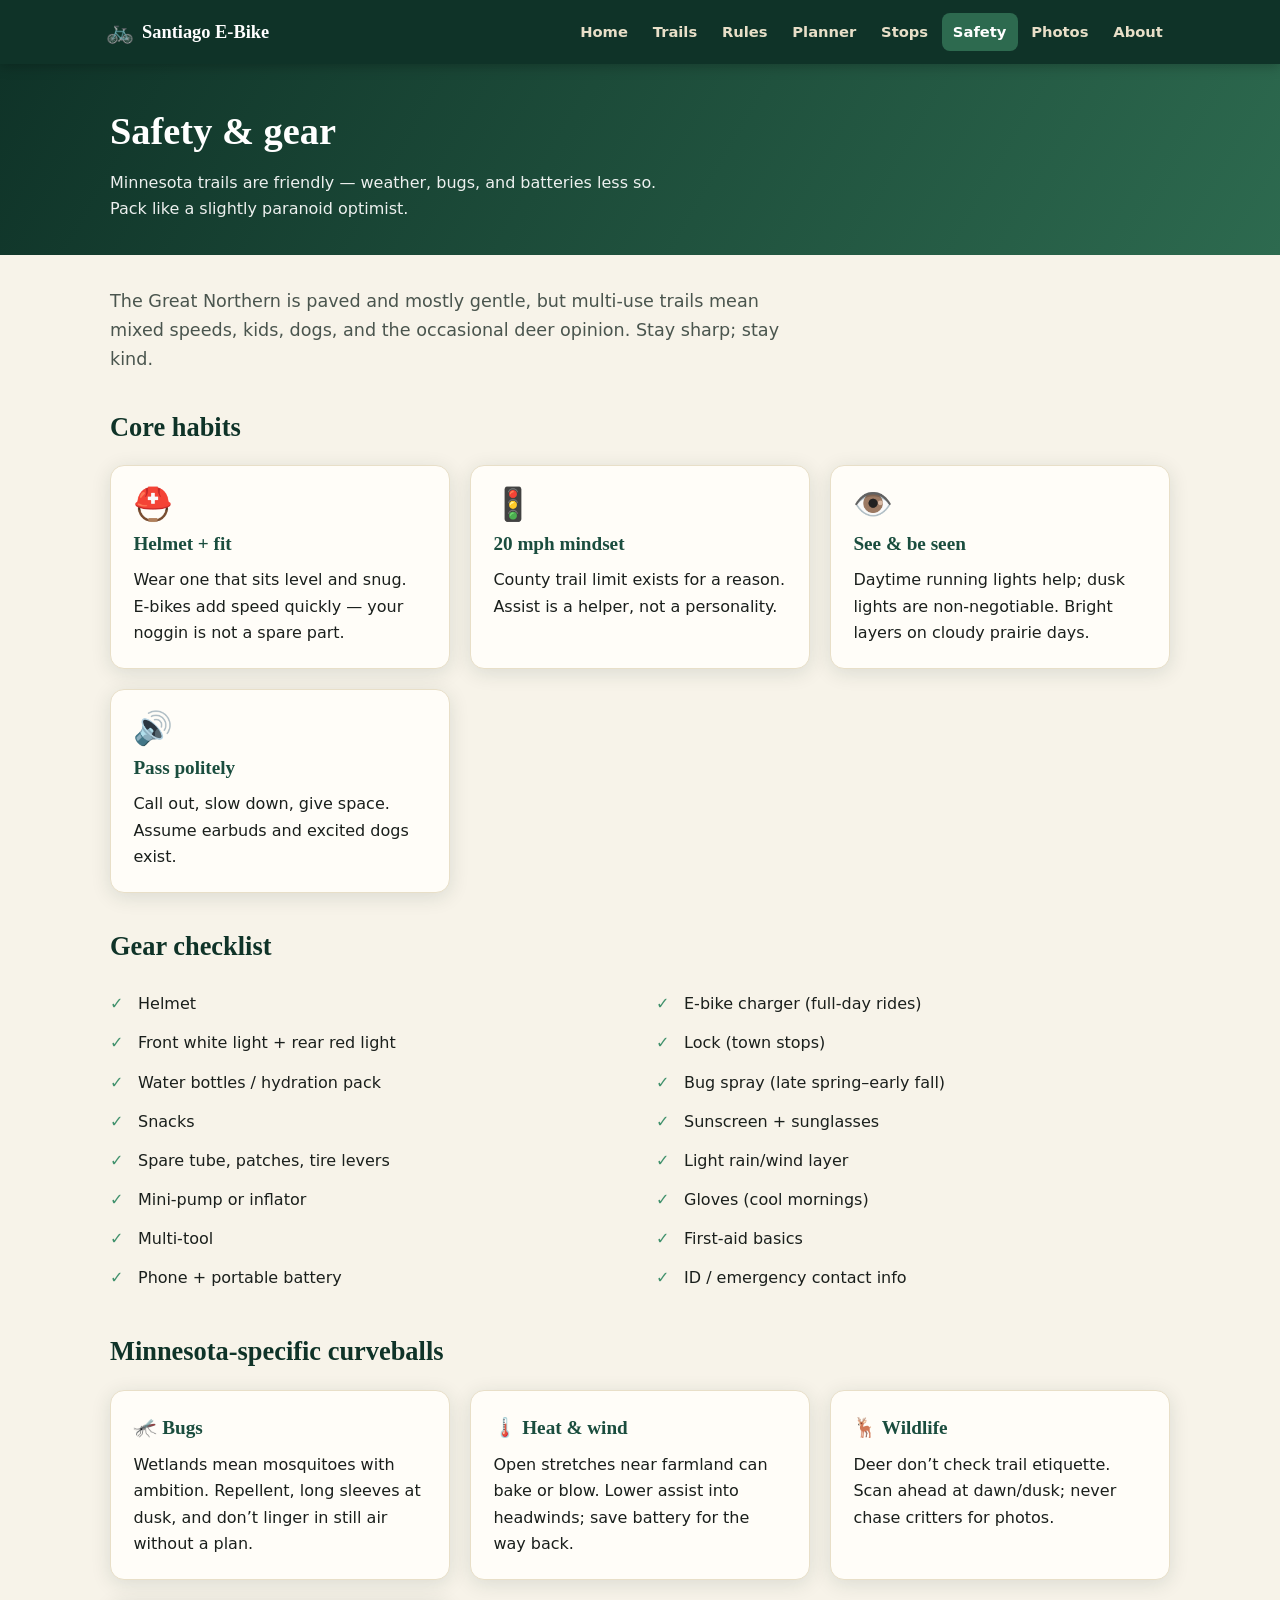
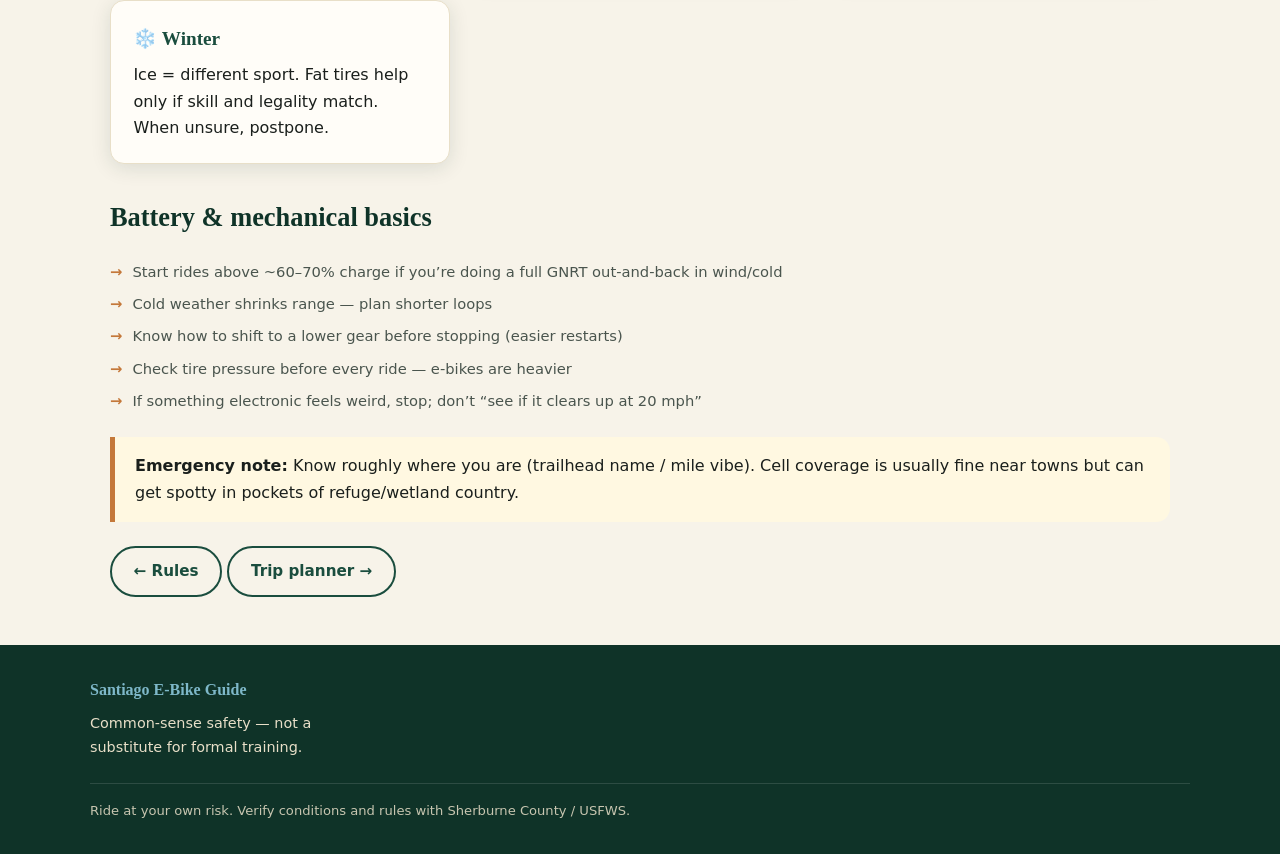
<file: safety.html>
<!DOCTYPE html>
<html lang="en">
<head>
  <meta charset="UTF-8" />
  <meta name="viewport" content="width=device-width, initial-scale=1" />
  <meta name="description" content="E-bike safety and gear tips for riding around Santiago Township and Sherburne County, Minnesota." />
  <title>Safety &amp; Gear | Santiago E-Bike Guide</title>
  <link rel="stylesheet" href="styles.css" />
</head>
<body>
  <a class="skip-link" href="#main">Skip to content</a>
  <header class="site-header">
    <div class="nav-inner">
      <a class="logo" href="index.html"><span class="logo-bike" aria-hidden="true">🚲</span> Santiago E-Bike</a>
      <button class="nav-toggle" type="button" aria-expanded="false" aria-controls="site-nav" aria-label="Open menu">☰</button>
      <nav id="site-nav" aria-label="Primary">
        <ul class="nav-list">
          <li><a href="index.html">Home</a></li>
          <li><a href="trails.html">Trails</a></li>
          <li><a href="rules.html">Rules</a></li>
          <li><a href="planner.html">Planner</a></li>
          <li><a href="stops.html">Stops</a></li>
          <li><a href="safety.html" aria-current="page">Safety</a></li>
          <li><a href="photos.html">Photos</a></li>
          <li><a href="about.html">About</a></li>
        </ul>
      </nav>
    </div>
  </header>

  <div class="page-hero">
    <div class="wrap">
      <h1>Safety &amp; gear</h1>
      <p>Minnesota trails are friendly — weather, bugs, and batteries less so. Pack like a slightly paranoid optimist.</p>
    </div>
  </div>

  <main id="main">
    <div class="wrap">
      <p class="lead">The Great Northern is paved and mostly gentle, but multi-use trails mean mixed speeds, kids, dogs, and the occasional deer opinion. Stay sharp; stay kind.</p>

      <h2>Core habits</h2>
      <div class="grid grid-2">
        <article class="card">
          <div class="card-icon" aria-hidden="true">⛑️</div>
          <h3>Helmet + fit</h3>
          <p>Wear one that sits level and snug. E-bikes add speed quickly — your noggin is not a spare part.</p>
        </article>
        <article class="card">
          <div class="card-icon" aria-hidden="true">🚦</div>
          <h3>20 mph mindset</h3>
          <p>County trail limit exists for a reason. Assist is a helper, not a personality.</p>
        </article>
        <article class="card">
          <div class="card-icon" aria-hidden="true">👁️</div>
          <h3>See &amp; be seen</h3>
          <p>Daytime running lights help; dusk lights are non-negotiable. Bright layers on cloudy prairie days.</p>
        </article>
        <article class="card">
          <div class="card-icon" aria-hidden="true">🔊</div>
          <h3>Pass politely</h3>
          <p>Call out, slow down, give space. Assume earbuds and excited dogs exist.</p>
        </article>
      </div>

      <h2>Gear checklist</h2>
      <ul class="checklist">
        <li>Helmet</li>
        <li>Front white light + rear red light</li>
        <li>Water bottles / hydration pack</li>
        <li>Snacks</li>
        <li>Spare tube, patches, tire levers</li>
        <li>Mini-pump or inflator</li>
        <li>Multi-tool</li>
        <li>Phone + portable battery</li>
        <li>E-bike charger (full-day rides)</li>
        <li>Lock (town stops)</li>
        <li>Bug spray (late spring–early fall)</li>
        <li>Sunscreen + sunglasses</li>
        <li>Light rain/wind layer</li>
        <li>Gloves (cool mornings)</li>
        <li>First-aid basics</li>
        <li>ID / emergency contact info</li>
      </ul>

      <h2>Minnesota-specific curveballs</h2>
      <div class="grid grid-2">
        <article class="card">
          <h3>🦟 Bugs</h3>
          <p>Wetlands mean mosquitoes with ambition. Repellent, long sleeves at dusk, and don’t linger in still air without a plan.</p>
        </article>
        <article class="card">
          <h3>🌡️ Heat &amp; wind</h3>
          <p>Open stretches near farmland can bake or blow. Lower assist into headwinds; save battery for the way back.</p>
        </article>
        <article class="card">
          <h3>🦌 Wildlife</h3>
          <p>Deer don’t check trail etiquette. Scan ahead at dawn/dusk; never chase critters for photos.</p>
        </article>
        <article class="card">
          <h3>❄️ Winter</h3>
          <p>Ice = different sport. Fat tires help only if skill and legality match. When unsure, postpone.</p>
        </article>
      </div>

      <h2>Battery &amp; mechanical basics</h2>
      <ul class="meta-list">
        <li>Start rides above ~60–70% charge if you’re doing a full GNRT out-and-back in wind/cold</li>
        <li>Cold weather shrinks range — plan shorter loops</li>
        <li>Know how to shift to a lower gear before stopping (easier restarts)</li>
        <li>Check tire pressure before every ride — e-bikes are heavier</li>
        <li>If something electronic feels weird, stop; don’t “see if it clears up at 20 mph”</li>
      </ul>

      <div class="callout warn">
        <strong>Emergency note:</strong> Know roughly where you are (trailhead name / mile vibe). Cell coverage is usually fine near towns but can get spotty in pockets of refuge/wetland country.
      </div>

      <p style="margin-top:1.5rem"><a class="btn btn-outline" href="rules.html">← Rules</a>
      <a class="btn btn-outline" href="planner.html">Trip planner →</a></p>
    </div>
  </main>

  <footer class="site-footer">
    <div class="wrap">
      <div>
        <h3>Santiago E-Bike Guide</h3>
        <p>Common-sense safety — not a substitute for formal training.</p>
      </div>
      <p class="disclaimer">Ride at your own risk. Verify conditions and rules with Sherburne County / USFWS.</p>
    </div>
  </footer>
  <script src="nav.js"></script>
</body>
</html>
</file>
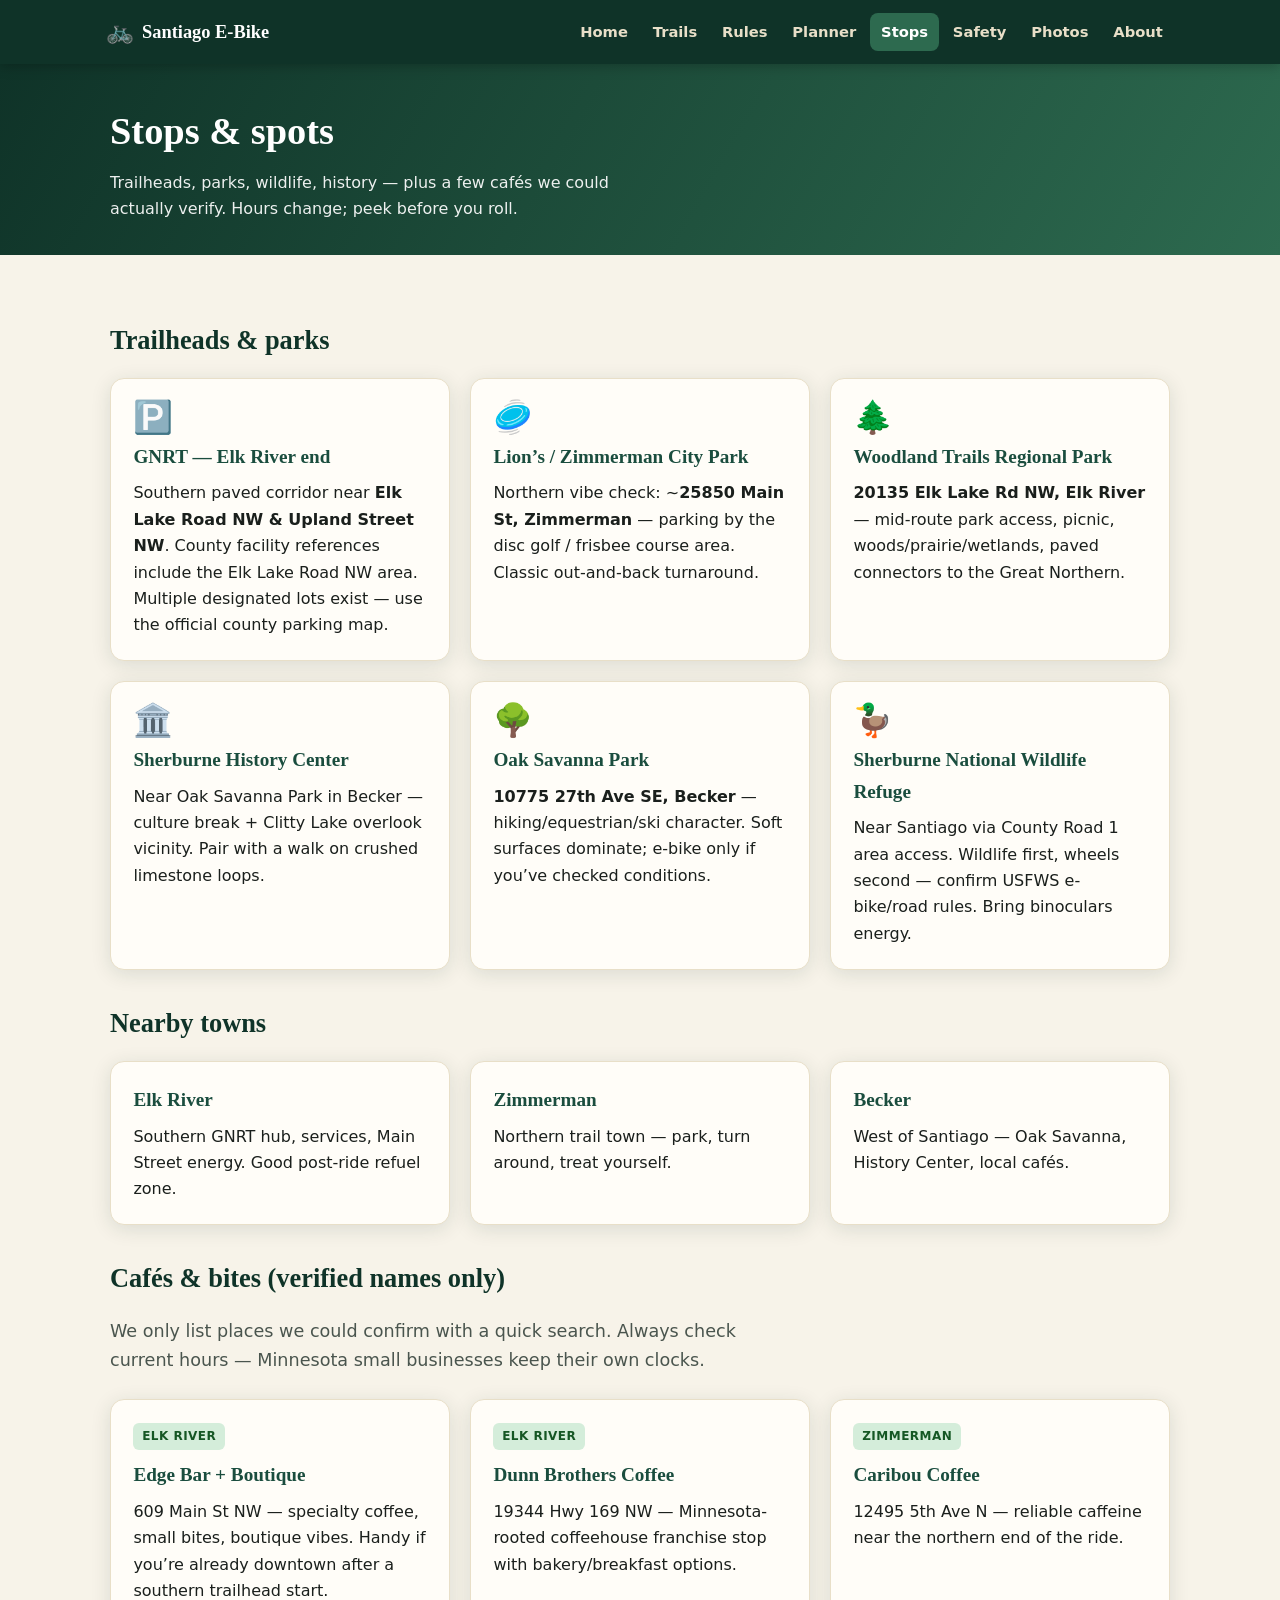
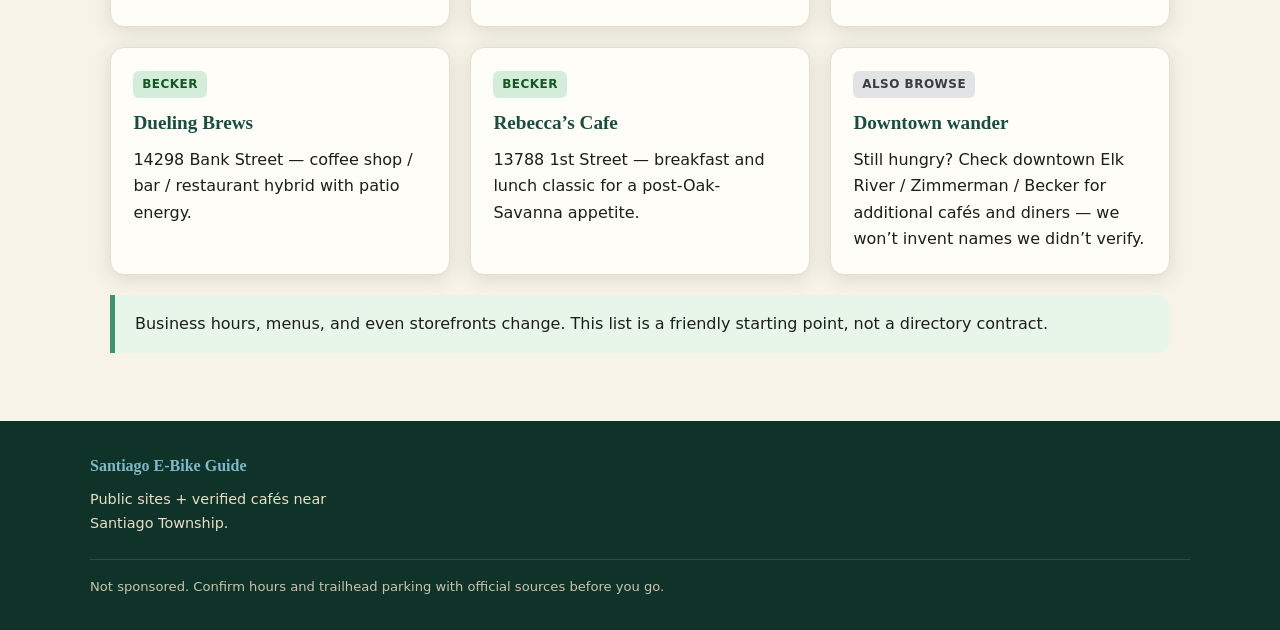
<file: stops.html>
<!DOCTYPE html>
<html lang="en">
<head>
  <meta charset="UTF-8" />
  <meta name="viewport" content="width=device-width, initial-scale=1" />
  <meta name="description" content="Trailheads, parks, wildlife spots, and verified cafés near Santiago Township, Elk River, Zimmerman, and Becker, Minnesota." />
  <title>Stops &amp; Spots | Santiago E-Bike Guide</title>
  <link rel="stylesheet" href="styles.css" />
</head>
<body>
  <a class="skip-link" href="#main">Skip to content</a>
  <header class="site-header">
    <div class="nav-inner">
      <a class="logo" href="index.html"><span class="logo-bike" aria-hidden="true">🚲</span> Santiago E-Bike</a>
      <button class="nav-toggle" type="button" aria-expanded="false" aria-controls="site-nav" aria-label="Open menu">☰</button>
      <nav id="site-nav" aria-label="Primary">
        <ul class="nav-list">
          <li><a href="index.html">Home</a></li>
          <li><a href="trails.html">Trails</a></li>
          <li><a href="rules.html">Rules</a></li>
          <li><a href="planner.html">Planner</a></li>
          <li><a href="stops.html" aria-current="page">Stops</a></li>
          <li><a href="safety.html">Safety</a></li>
          <li><a href="photos.html">Photos</a></li>
          <li><a href="about.html">About</a></li>
        </ul>
      </nav>
    </div>
  </header>

  <div class="page-hero">
    <div class="wrap">
      <h1>Stops &amp; spots</h1>
      <p>Trailheads, parks, wildlife, history — plus a few cafés we could actually verify. Hours change; peek before you roll.</p>
    </div>
  </div>

  <main id="main">
    <div class="wrap">
      <h2>Trailheads &amp; parks</h2>
      <div class="grid grid-2">
        <article class="card">
          <div class="card-icon" aria-hidden="true">🅿️</div>
          <h3>GNRT — Elk River end</h3>
          <p>Southern paved corridor near <strong>Elk Lake Road NW &amp; Upland Street NW</strong>. County facility references include the Elk Lake Road NW area. Multiple designated lots exist — use the official county parking map.</p>
        </article>
        <article class="card">
          <div class="card-icon" aria-hidden="true">🥏</div>
          <h3>Lion’s / Zimmerman City Park</h3>
          <p>Northern vibe check: ~<strong>25850 Main St, Zimmerman</strong> — parking by the disc golf / frisbee course area. Classic out-and-back turnaround.</p>
        </article>
        <article class="card">
          <div class="card-icon" aria-hidden="true">🌲</div>
          <h3>Woodland Trails Regional Park</h3>
          <p><strong>20135 Elk Lake Rd NW, Elk River</strong> — mid-route park access, picnic, woods/prairie/wetlands, paved connectors to the Great Northern.</p>
        </article>
        <article class="card">
          <div class="card-icon" aria-hidden="true">🏛️</div>
          <h3>Sherburne History Center</h3>
          <p>Near Oak Savanna Park in Becker — culture break + Clitty Lake overlook vicinity. Pair with a walk on crushed limestone loops.</p>
        </article>
        <article class="card">
          <div class="card-icon" aria-hidden="true">🌳</div>
          <h3>Oak Savanna Park</h3>
          <p><strong>10775 27th Ave SE, Becker</strong> — hiking/equestrian/ski character. Soft surfaces dominate; e-bike only if you’ve checked conditions.</p>
        </article>
        <article class="card">
          <div class="card-icon" aria-hidden="true">🦆</div>
          <h3>Sherburne National Wildlife Refuge</h3>
          <p>Near Santiago via County Road 1 area access. Wildlife first, wheels second — confirm USFWS e-bike/road rules. Bring binoculars energy.</p>
        </article>
      </div>

      <h2>Nearby towns</h2>
      <div class="grid grid-3">
        <article class="card">
          <h3>Elk River</h3>
          <p>Southern GNRT hub, services, Main Street energy. Good post-ride refuel zone.</p>
        </article>
        <article class="card">
          <h3>Zimmerman</h3>
          <p>Northern trail town — park, turn around, treat yourself.</p>
        </article>
        <article class="card">
          <h3>Becker</h3>
          <p>West of Santiago — Oak Savanna, History Center, local cafés.</p>
        </article>
      </div>

      <h2>Cafés &amp; bites (verified names only)</h2>
      <p class="lead">We only list places we could confirm with a quick search. Always check current hours — Minnesota small businesses keep their own clocks.</p>
      <div class="grid grid-2">
        <article class="card">
          <span class="badge badge-paved">Elk River</span>
          <h3>Edge Bar + Boutique</h3>
          <p>609 Main St NW — specialty coffee, small bites, boutique vibes. Handy if you’re already downtown after a southern trailhead start.</p>
        </article>
        <article class="card">
          <span class="badge badge-paved">Elk River</span>
          <h3>Dunn Brothers Coffee</h3>
          <p>19344 Hwy 169 NW — Minnesota-rooted coffeehouse franchise stop with bakery/breakfast options.</p>
        </article>
        <article class="card">
          <span class="badge badge-paved">Zimmerman</span>
          <h3>Caribou Coffee</h3>
          <p>12495 5th Ave N — reliable caffeine near the northern end of the ride.</p>
        </article>
        <article class="card">
          <span class="badge badge-paved">Becker</span>
          <h3>Dueling Brews</h3>
          <p>14298 Bank Street — coffee shop / bar / restaurant hybrid with patio energy.</p>
        </article>
        <article class="card">
          <span class="badge badge-paved">Becker</span>
          <h3>Rebecca’s Cafe</h3>
          <p>13788 1st Street — breakfast and lunch classic for a post-Oak-Savanna appetite.</p>
        </article>
        <article class="card">
          <span class="badge badge-check">Also browse</span>
          <h3>Downtown wander</h3>
          <p>Still hungry? Check downtown Elk River / Zimmerman / Becker for additional cafés and diners — we won’t invent names we didn’t verify.</p>
        </article>
      </div>

      <div class="callout">
        Business hours, menus, and even storefronts change. This list is a friendly starting point, not a directory contract.
      </div>
    </div>
  </main>

  <footer class="site-footer">
    <div class="wrap">
      <div>
        <h3>Santiago E-Bike Guide</h3>
        <p>Public sites + verified cafés near Santiago Township.</p>
      </div>
      <p class="disclaimer">Not sponsored. Confirm hours and trailhead parking with official sources before you go.</p>
    </div>
  </footer>
  <script src="nav.js"></script>
</body>
</html>
</file>
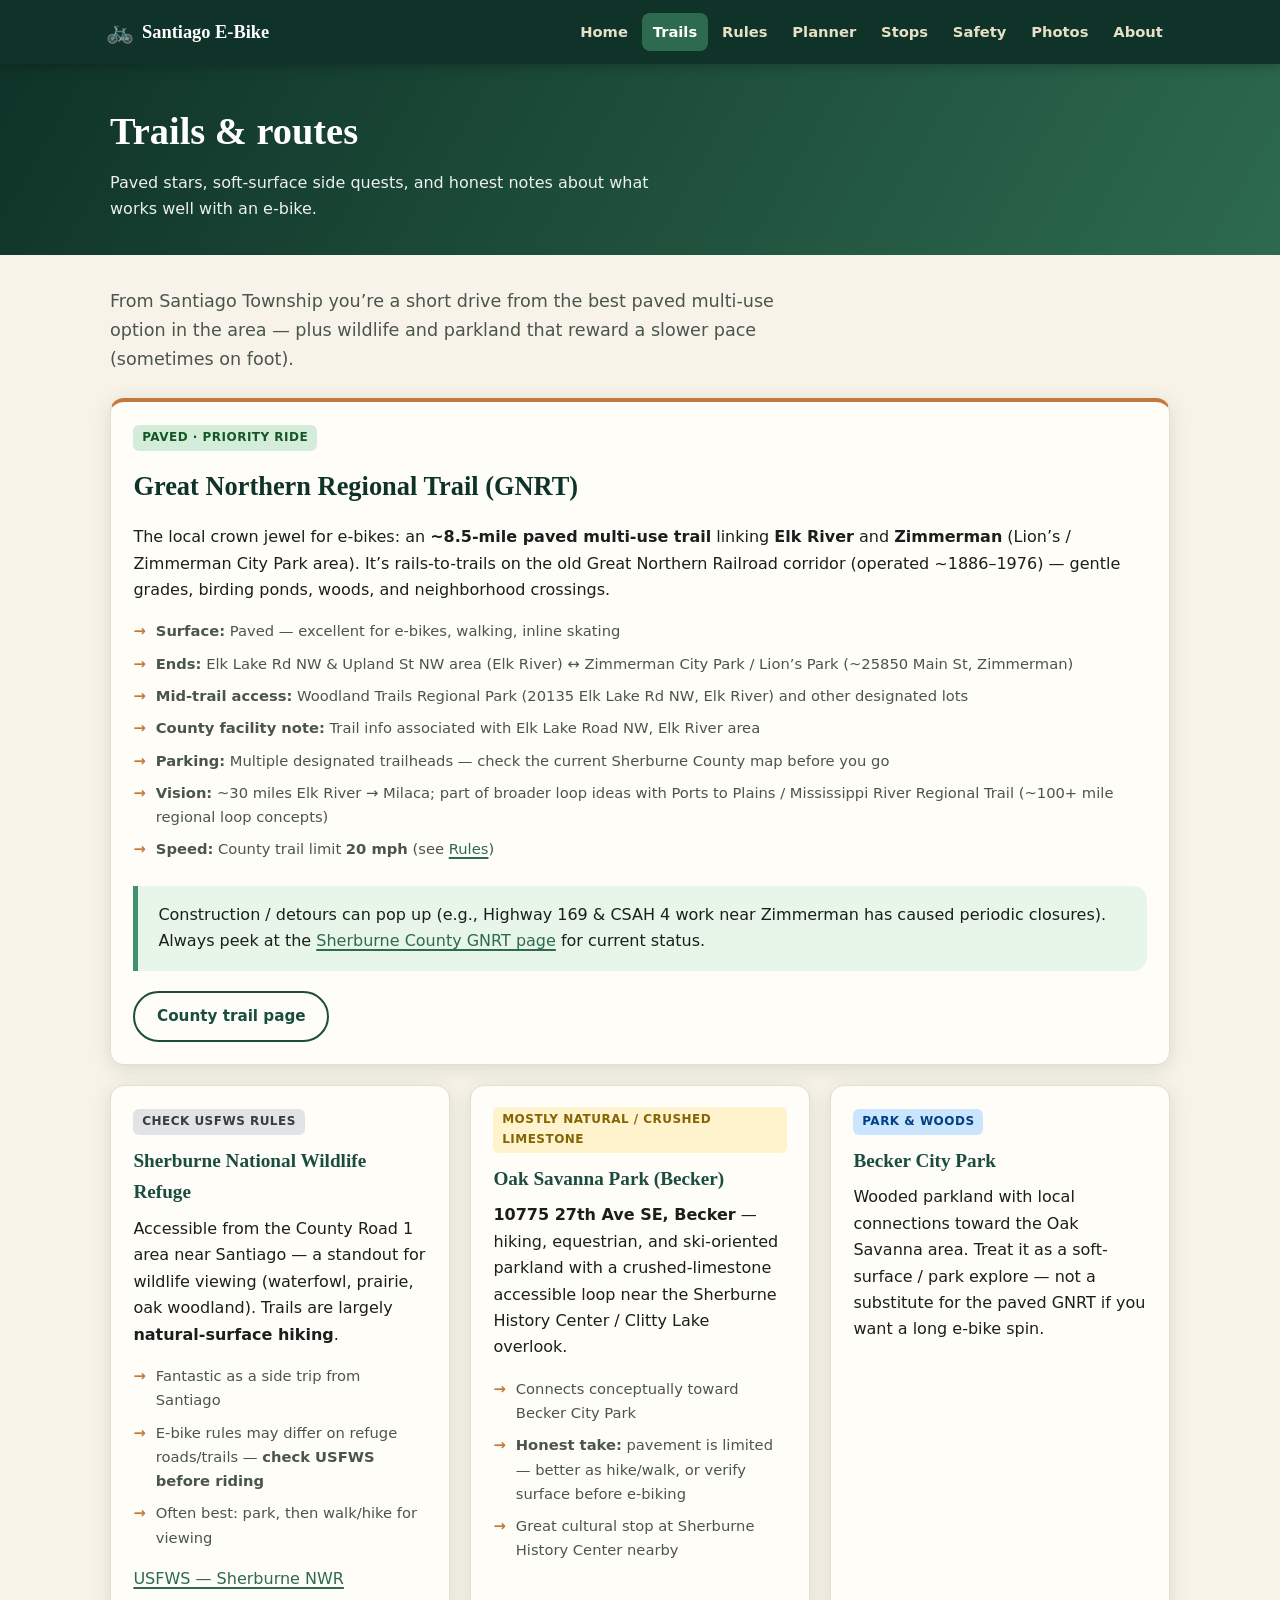
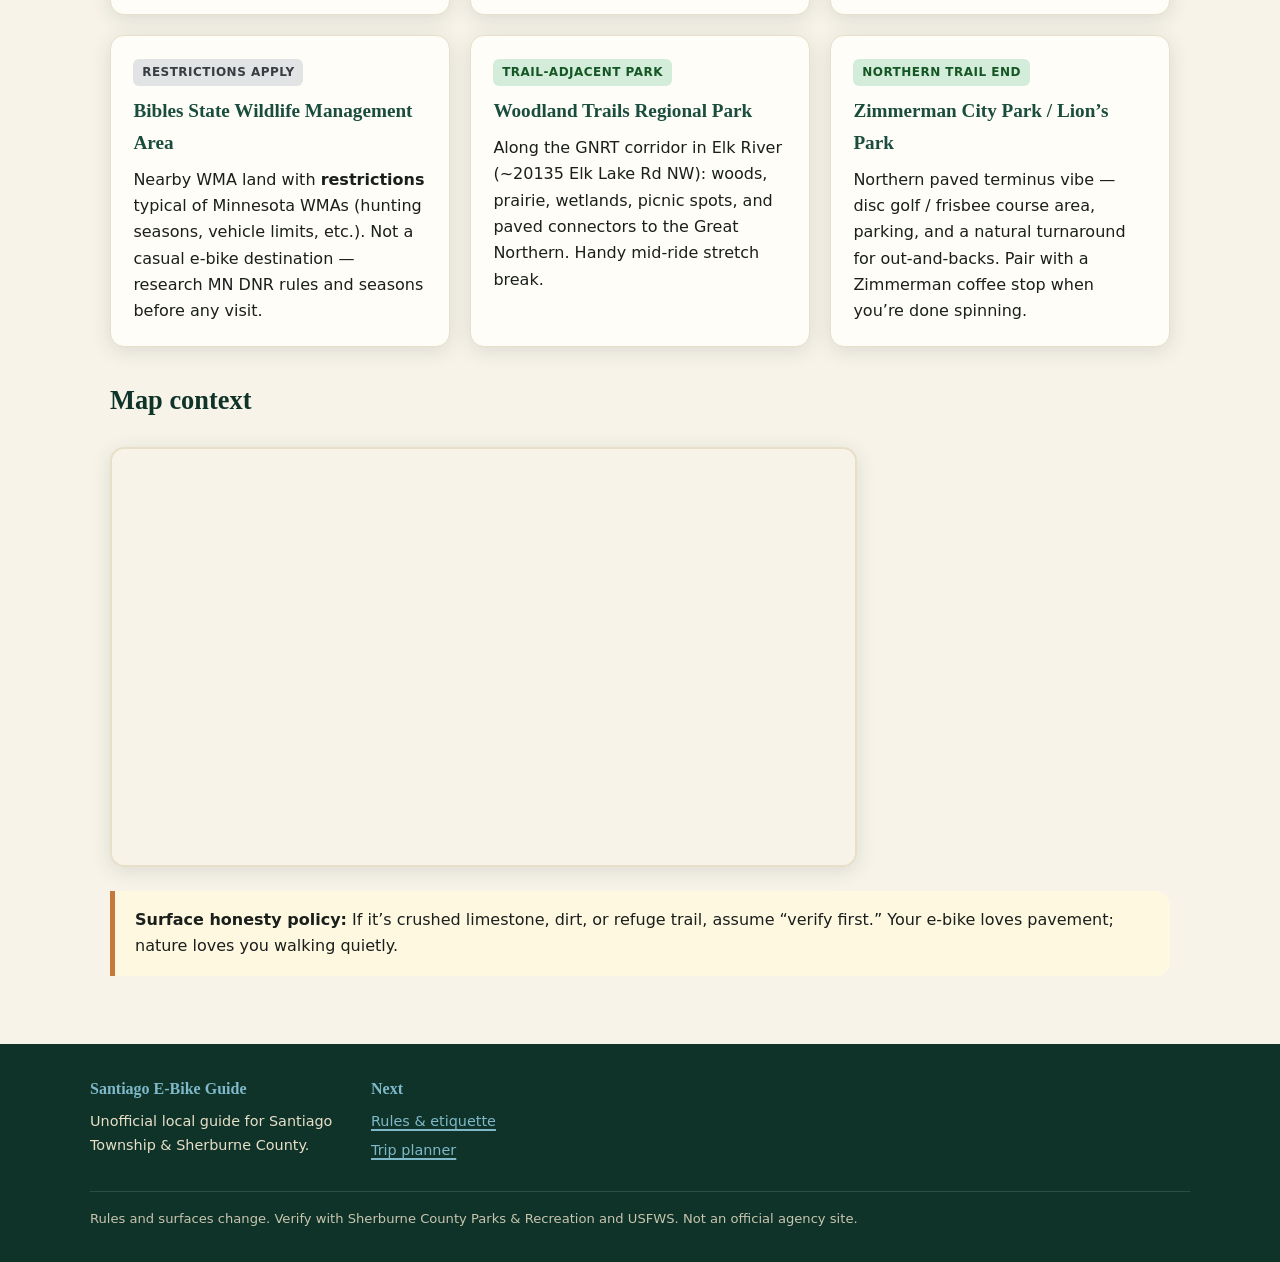
<file: trails.html>
<!DOCTYPE html>
<html lang="en">
<head>
  <meta charset="UTF-8" />
  <meta name="viewport" content="width=device-width, initial-scale=1" />
  <meta name="description" content="Trails and routes for e-biking near Santiago Township: Great Northern Regional Trail, Oak Savanna Park, Sherburne NWR, and more." />
  <title>Trails &amp; Routes | Santiago E-Bike Guide</title>
  <link rel="stylesheet" href="styles.css" />
</head>
<body>
  <a class="skip-link" href="#main">Skip to content</a>
  <header class="site-header">
    <div class="nav-inner">
      <a class="logo" href="index.html"><span class="logo-bike" aria-hidden="true">🚲</span> Santiago E-Bike</a>
      <button class="nav-toggle" type="button" aria-expanded="false" aria-controls="site-nav" aria-label="Open menu">☰</button>
      <nav id="site-nav" aria-label="Primary">
        <ul class="nav-list">
          <li><a href="index.html">Home</a></li>
          <li><a href="trails.html" aria-current="page">Trails</a></li>
          <li><a href="rules.html">Rules</a></li>
          <li><a href="planner.html">Planner</a></li>
          <li><a href="stops.html">Stops</a></li>
          <li><a href="safety.html">Safety</a></li>
          <li><a href="photos.html">Photos</a></li>
          <li><a href="about.html">About</a></li>
        </ul>
      </nav>
    </div>
  </header>

  <div class="page-hero">
    <div class="wrap">
      <h1>Trails &amp; routes</h1>
      <p>Paved stars, soft-surface side quests, and honest notes about what works well with an e-bike.</p>
    </div>
  </div>

  <main id="main">
    <div class="wrap">
      <p class="lead">From Santiago Township you’re a short drive from the best paved multi-use option in the area — plus wildlife and parkland that reward a slower pace (sometimes on foot).</p>

      <article class="card" style="margin-bottom:1.25rem;border-top:4px solid var(--trail)">
        <span class="badge badge-paved">Paved · Priority ride</span>
        <h2 style="margin-top:0.25rem">Great Northern Regional Trail (GNRT)</h2>
        <p>The local crown jewel for e-bikes: an <strong>~8.5-mile paved multi-use trail</strong> linking <strong>Elk River</strong> and <strong>Zimmerman</strong> (Lion’s / Zimmerman City Park area). It’s rails-to-trails on the old Great Northern Railroad corridor (operated ~1886–1976) — gentle grades, birding ponds, woods, and neighborhood crossings.</p>
        <ul class="meta-list">
          <li><strong>Surface:</strong> Paved — excellent for e-bikes, walking, inline skating</li>
          <li><strong>Ends:</strong> Elk Lake Rd NW &amp; Upland St NW area (Elk River) ↔ Zimmerman City Park / Lion’s Park (~25850 Main St, Zimmerman)</li>
          <li><strong>Mid-trail access:</strong> Woodland Trails Regional Park (20135 Elk Lake Rd NW, Elk River) and other designated lots</li>
          <li><strong>County facility note:</strong> Trail info associated with Elk Lake Road NW, Elk River area</li>
          <li><strong>Parking:</strong> Multiple designated trailheads — check the current Sherburne County map before you go</li>
          <li><strong>Vision:</strong> ~30 miles Elk River → Milaca; part of broader loop ideas with Ports to Plains / Mississippi River Regional Trail (~100+ mile regional loop concepts)</li>
          <li><strong>Speed:</strong> County trail limit <strong>20 mph</strong> (see <a href="rules.html">Rules</a>)</li>
        </ul>
        <div class="callout">
          Construction / detours can pop up (e.g., Highway 169 &amp; CSAH 4 work near Zimmerman has caused periodic closures). Always peek at the <a href="https://www.co.sherburne.mn.us/1393/Great-Northern-Regional-Trail" rel="noopener noreferrer" target="_blank">Sherburne County GNRT page</a> for current status.
        </div>
        <p><a class="btn btn-outline" href="https://www.co.sherburne.mn.us/1393/Great-Northern-Regional-Trail" rel="noopener noreferrer" target="_blank">County trail page</a></p>
      </article>

      <div class="grid grid-2">
        <article class="card">
          <span class="badge badge-check">Check USFWS rules</span>
          <h3>Sherburne National Wildlife Refuge</h3>
          <p>Accessible from the County Road 1 area near Santiago — a standout for wildlife viewing (waterfowl, prairie, oak woodland). Trails are largely <strong>natural-surface hiking</strong>.</p>
          <ul class="meta-list">
            <li>Fantastic as a side trip from Santiago</li>
            <li>E-bike rules may differ on refuge roads/trails — <strong>check USFWS before riding</strong></li>
            <li>Often best: park, then walk/hike for viewing</li>
          </ul>
          <p><a href="https://www.fws.gov/refuge/sherburne" rel="noopener noreferrer" target="_blank">USFWS — Sherburne NWR</a></p>
        </article>

        <article class="card">
          <span class="badge badge-natural">Mostly natural / crushed limestone</span>
          <h3>Oak Savanna Park (Becker)</h3>
          <p><strong>10775 27th Ave SE, Becker</strong> — hiking, equestrian, and ski-oriented parkland with a crushed-limestone accessible loop near the Sherburne History Center / Clitty Lake overlook.</p>
          <ul class="meta-list">
            <li>Connects conceptually toward Becker City Park</li>
            <li><strong>Honest take:</strong> pavement is limited — better as hike/walk, or verify surface before e-biking</li>
            <li>Great cultural stop at Sherburne History Center nearby</li>
          </ul>
        </article>

        <article class="card">
          <span class="badge badge-mix">Park &amp; woods</span>
          <h3>Becker City Park</h3>
          <p>Wooded parkland with local connections toward the Oak Savanna area. Treat it as a soft-surface / park explore — not a substitute for the paved GNRT if you want a long e-bike spin.</p>
        </article>

        <article class="card">
          <span class="badge badge-check">Restrictions apply</span>
          <h3>Bibles State Wildlife Management Area</h3>
          <p>Nearby WMA land with <strong>restrictions</strong> typical of Minnesota WMAs (hunting seasons, vehicle limits, etc.). Not a casual e-bike destination — research MN DNR rules and seasons before any visit.</p>
        </article>

        <article class="card">
          <span class="badge badge-paved">Trail-adjacent park</span>
          <h3>Woodland Trails Regional Park</h3>
          <p>Along the GNRT corridor in Elk River (~20135 Elk Lake Rd NW): woods, prairie, wetlands, picnic spots, and paved connectors to the Great Northern. Handy mid-ride stretch break.</p>
        </article>

        <article class="card">
          <span class="badge badge-paved">Northern trail end</span>
          <h3>Zimmerman City Park / Lion’s Park</h3>
          <p>Northern paved terminus vibe — disc golf / frisbee course area, parking, and a natural turnaround for out-and-backs. Pair with a Zimmerman coffee stop when you’re done spinning.</p>
        </article>
      </div>

      <h2>Map context</h2>
      <div class="map-embed">
        <iframe
          title="OpenStreetMap of Santiago and nearby Sherburne County trails"
          loading="lazy"
          referrerpolicy="no-referrer-when-downgrade"
          src="https://www.openstreetmap.org/export/embed.html?bbox=-94.05%2C45.40%2C-93.55%2C45.68&amp;layer=mapnik&amp;marker=45.53%2C-93.82">
        </iframe>
      </div>

      <div class="callout warn">
        <strong>Surface honesty policy:</strong> If it’s crushed limestone, dirt, or refuge trail, assume “verify first.” Your e-bike loves pavement; nature loves you walking quietly.
      </div>
    </div>
  </main>

  <footer class="site-footer">
    <div class="wrap">
      <div>
        <h3>Santiago E-Bike Guide</h3>
        <p>Unofficial local guide for Santiago Township &amp; Sherburne County.</p>
      </div>
      <div>
        <h3>Next</h3>
        <ul class="footer-nav">
          <li><a href="rules.html">Rules &amp; etiquette</a></li>
          <li><a href="planner.html">Trip planner</a></li>
        </ul>
      </div>
      <p class="disclaimer">Rules and surfaces change. Verify with Sherburne County Parks &amp; Recreation and USFWS. Not an official agency site.</p>
    </div>
  </footer>
  <script src="nav.js"></script>
</body>
</html>
</file>
<file: styles.css>
/* Santiago E-Bike Guide — Minnesota prairie greens, sky blues, warm trail accents */
:root {
  --pine: #1a4d3e;
  --pine-deep: #0f3328;
  --moss: #2d6a4f;
  --sage: #40916c;
  --sky: #4a90a4;
  --sky-light: #7eb8c9;
  --cream: #f7f3e9;
  --sand: #e8dfc8;
  --trail: #c4783a;
  --trail-hot: #d4894a;
  --bark: #5c4033;
  --ink: #1a1f1c;
  --muted: #4a554e;
  --white: #ffffff;
  --card: #fffdf8;
  --shadow: 0 4px 20px rgba(15, 51, 40, 0.12);
  --radius: 14px;
  --nav-h: 64px;
  --font: "Segoe UI", system-ui, -apple-system, sans-serif;
  --display: Georgia, "Palatino Linotype", "Book Antiqua", serif;
}

*, *::before, *::after { box-sizing: border-box; margin: 0; padding: 0; }

html { scroll-behavior: smooth; }

body {
  font-family: var(--font);
  color: var(--ink);
  background: var(--cream);
  line-height: 1.65;
  min-height: 100vh;
  display: flex;
  flex-direction: column;
}

img { max-width: 100%; height: auto; display: block; }
a { color: var(--moss); text-decoration-thickness: 2px; text-underline-offset: 3px; }
a:hover { color: var(--trail); }
a:focus-visible, button:focus-visible, summary:focus-visible {
  outline: 3px solid var(--trail);
  outline-offset: 3px;
}

.skip-link {
  position: absolute;
  left: -9999px;
  top: 0;
  background: var(--pine);
  color: var(--white);
  padding: 0.75rem 1.25rem;
  z-index: 1000;
  border-radius: 0 0 8px 0;
}
.skip-link:focus { left: 0; }

/* ——— Sticky nav ——— */
.site-header {
  position: sticky;
  top: 0;
  z-index: 100;
  background: var(--pine-deep);
  color: var(--white);
  box-shadow: 0 2px 12px rgba(0,0,0,0.25);
}

.nav-inner {
  max-width: 1100px;
  margin: 0 auto;
  padding: 0 1rem;
  height: var(--nav-h);
  display: flex;
  align-items: center;
  justify-content: space-between;
  gap: 1rem;
}

.logo {
  font-family: var(--display);
  font-size: 1.15rem;
  font-weight: 700;
  color: var(--white);
  text-decoration: none;
  display: flex;
  align-items: center;
  gap: 0.5rem;
  white-space: nowrap;
}
.logo:hover { color: var(--sky-light); }
.logo-bike { font-size: 1.4rem; }

.nav-toggle {
  display: none;
  background: transparent;
  border: 2px solid var(--sky-light);
  color: var(--white);
  padding: 0.4rem 0.7rem;
  border-radius: 8px;
  cursor: pointer;
  font-size: 1.1rem;
  line-height: 1;
}

.nav-toggle[aria-expanded="true"] { background: var(--moss); }

.nav-list {
  display: flex;
  list-style: none;
  gap: 0.15rem;
  flex-wrap: wrap;
  align-items: center;
}

.nav-list a {
  color: var(--sand);
  text-decoration: none;
  padding: 0.45rem 0.7rem;
  border-radius: 8px;
  font-size: 0.92rem;
  font-weight: 600;
  display: block;
}
.nav-list a:hover,
.nav-list a[aria-current="page"] {
  background: var(--moss);
  color: var(--white);
}

@media (max-width: 860px) {
  .nav-toggle { display: block; }
  .nav-list {
    display: none;
    position: absolute;
    top: var(--nav-h);
    left: 0;
    right: 0;
    background: var(--pine);
    flex-direction: column;
    padding: 0.75rem;
    gap: 0.25rem;
    box-shadow: 0 8px 20px rgba(0,0,0,0.3);
  }
  .nav-list.open { display: flex; }
  .nav-list a { padding: 0.75rem 1rem; width: 100%; }
}

/* ——— Layout ——— */
main { flex: 1; }
.wrap {
  max-width: 1100px;
  margin: 0 auto;
  padding: 2rem 1.25rem 3rem;
}

.hero {
  background:
    linear-gradient(135deg, rgba(15,51,40,0.92) 0%, rgba(45,106,79,0.85) 50%, rgba(74,144,164,0.75) 100%),
    radial-gradient(ellipse at 20% 80%, rgba(196,120,58,0.35), transparent 50%),
    var(--pine);
  color: var(--white);
  padding: 3.5rem 1.25rem 3rem;
  position: relative;
  overflow: hidden;
}
.hero::after {
  content: "";
  position: absolute;
  bottom: -2px;
  left: 0;
  right: 0;
  height: 40px;
  background: url("data:image/svg+xml,%3Csvg xmlns='http://www.w3.org/2000/svg' viewBox='0 0 1200 40' preserveAspectRatio='none'%3E%3Cpath d='M0,20 Q150,0 300,20 T600,20 T900,20 T1200,20 L1200,40 L0,40 Z' fill='%23f7f3e9'/%3E%3C/svg%3E") no-repeat bottom / 100% 100%;
}
.hero-inner { max-width: 1100px; margin: 0 auto; position: relative; z-index: 1; }
.hero h1 {
  font-family: var(--display);
  font-size: clamp(1.9rem, 4.5vw, 3rem);
  line-height: 1.2;
  margin-bottom: 0.75rem;
  max-width: 18ch;
}
.hero .tagline {
  font-size: 1.15rem;
  max-width: 42ch;
  opacity: 0.95;
  margin-bottom: 1.5rem;
}
.hero-meta {
  display: flex;
  flex-wrap: wrap;
  gap: 0.6rem;
  margin-bottom: 1.5rem;
}
.pill {
  background: rgba(255,255,255,0.15);
  border: 1px solid rgba(255,255,255,0.35);
  padding: 0.35rem 0.85rem;
  border-radius: 999px;
  font-size: 0.85rem;
  font-weight: 600;
}
.btn-row { display: flex; flex-wrap: wrap; gap: 0.75rem; }
.btn {
  display: inline-block;
  padding: 0.7rem 1.35rem;
  border-radius: 999px;
  font-weight: 700;
  text-decoration: none;
  border: 2px solid transparent;
  cursor: pointer;
  font-size: 0.95rem;
  transition: transform 0.15s, background 0.15s;
}
.btn:hover { transform: translateY(-2px); }
.btn-primary {
  background: var(--trail);
  color: var(--white);
  border-color: var(--trail-hot);
}
.btn-primary:hover { background: var(--trail-hot); color: var(--white); }
.btn-ghost {
  background: transparent;
  color: var(--white);
  border-color: rgba(255,255,255,0.6);
}
.btn-ghost:hover { background: rgba(255,255,255,0.12); color: var(--white); }
.btn-outline {
  background: transparent;
  color: var(--pine);
  border-color: var(--pine);
}
.btn-outline:hover { background: var(--pine); color: var(--white); }

.page-hero {
  background: linear-gradient(120deg, var(--pine-deep), var(--moss));
  color: var(--white);
  padding: 2.25rem 1.25rem 2rem;
}
.page-hero .wrap { padding-top: 0; padding-bottom: 0; }
.page-hero h1 {
  font-family: var(--display);
  font-size: clamp(1.6rem, 3.5vw, 2.4rem);
  margin-bottom: 0.4rem;
}
.page-hero p { opacity: 0.92; max-width: 55ch; }

h2 {
  font-family: var(--display);
  color: var(--pine-deep);
  font-size: 1.65rem;
  margin: 2rem 0 1rem;
}
h3 {
  font-family: var(--display);
  color: var(--pine);
  font-size: 1.2rem;
  margin: 0 0 0.5rem;
}

.lead { font-size: 1.1rem; color: var(--muted); max-width: 60ch; margin-bottom: 1.5rem; }

.grid {
  display: grid;
  gap: 1.25rem;
}
.grid-2 { grid-template-columns: repeat(auto-fit, minmax(280px, 1fr)); }
.grid-3 { grid-template-columns: repeat(auto-fit, minmax(240px, 1fr)); }

.card {
  background: var(--card);
  border: 1px solid var(--sand);
  border-radius: var(--radius);
  padding: 1.35rem 1.4rem;
  box-shadow: var(--shadow);
  transition: transform 0.15s, box-shadow 0.15s;
}
.card:hover { transform: translateY(-3px); box-shadow: 0 8px 28px rgba(15,51,40,0.16); }
.card-icon {
  font-size: 2rem;
  margin-bottom: 0.5rem;
  line-height: 1;
}
.card h3 a { text-decoration: none; color: inherit; }
.card h3 a:hover { color: var(--trail); }
.card .badge {
  display: inline-block;
  font-size: 0.75rem;
  font-weight: 700;
  text-transform: uppercase;
  letter-spacing: 0.04em;
  padding: 0.2rem 0.55rem;
  border-radius: 6px;
  margin-bottom: 0.6rem;
}
.badge-paved { background: #d4edda; color: #155724; }
.badge-natural { background: #fff3cd; color: #856404; }
.badge-mix { background: #cce5ff; color: #004085; }
.badge-check { background: #e2e3e5; color: #383d41; }

.meta-list {
  list-style: none;
  margin: 0.75rem 0;
  font-size: 0.92rem;
  color: var(--muted);
}
.meta-list li {
  padding: 0.25rem 0;
  padding-left: 1.4rem;
  position: relative;
}
.meta-list li::before {
  content: "→";
  position: absolute;
  left: 0;
  color: var(--trail);
  font-weight: 700;
}

.quick-links .card { text-align: center; }
.quick-links .card p { font-size: 0.92rem; color: var(--muted); }

/* Dad joke widget */
.joke-box {
  background: linear-gradient(135deg, #fff8e7, #fdebd0);
  border: 2px dashed var(--trail);
  border-radius: var(--radius);
  padding: 1.5rem 1.75rem;
  margin: 2rem 0;
  position: relative;
}
.joke-box::before {
  content: "🚴 Dad Joke of the Trail";
  display: block;
  font-weight: 800;
  color: var(--bark);
  font-size: 0.85rem;
  text-transform: uppercase;
  letter-spacing: 0.06em;
  margin-bottom: 0.75rem;
}
.joke-text {
  font-family: var(--display);
  font-size: 1.25rem;
  color: var(--ink);
  margin-bottom: 0.5rem;
  min-height: 2.5em;
}
.joke-punch {
  font-size: 1.05rem;
  color: var(--moss);
  font-weight: 600;
  min-height: 1.5em;
}
.joke-controls {
  margin-top: 1rem;
  display: flex;
  gap: 0.75rem;
  flex-wrap: wrap;
  align-items: center;
}
.joke-btn {
  background: var(--pine);
  color: var(--white);
  border: none;
  padding: 0.55rem 1.1rem;
  border-radius: 999px;
  font-weight: 700;
  cursor: pointer;
  font-size: 0.9rem;
}
.joke-btn:hover { background: var(--moss); }
.joke-hint { font-size: 0.8rem; color: var(--muted); }

.seasonal {
  background: var(--pine);
  color: var(--white);
  border-radius: var(--radius);
  padding: 1.5rem 1.75rem;
  display: grid;
  gap: 1rem;
  grid-template-columns: auto 1fr;
  align-items: start;
}
.seasonal-icon { font-size: 2.5rem; line-height: 1; }
.seasonal h2 { color: var(--sky-light); margin: 0 0 0.4rem; font-size: 1.3rem; }
.seasonal p { margin: 0; opacity: 0.95; }

.map-embed {
  border-radius: var(--radius);
  overflow: hidden;
  border: 2px solid var(--sand);
  box-shadow: var(--shadow);
  margin: 1.5rem 0;
  aspect-ratio: 16 / 9;
  max-height: 420px;
}
.map-embed iframe {
  width: 100%;
  height: 100%;
  border: 0;
  min-height: 280px;
}

.callout {
  background: #e8f5e9;
  border-left: 5px solid var(--sage);
  padding: 1rem 1.25rem;
  border-radius: 0 var(--radius) var(--radius) 0;
  margin: 1.25rem 0;
}
.callout.warn {
  background: #fff8e1;
  border-left-color: var(--trail);
}
.callout.info {
  background: #e3f2fd;
  border-left-color: var(--sky);
}

.plan {
  border-top: 4px solid var(--trail);
}
.plan-steps {
  counter-reset: step;
  list-style: none;
  margin: 1rem 0;
}
.plan-steps li {
  counter-increment: step;
  padding: 0.75rem 0 0.75rem 3rem;
  position: relative;
  border-bottom: 1px solid var(--sand);
}
.plan-steps li::before {
  content: counter(step);
  position: absolute;
  left: 0;
  top: 0.7rem;
  width: 2rem;
  height: 2rem;
  background: var(--moss);
  color: white;
  border-radius: 50%;
  display: flex;
  align-items: center;
  justify-content: center;
  font-weight: 800;
  font-size: 0.9rem;
}

.checklist {
  list-style: none;
  columns: 2;
  column-gap: 2rem;
}
.checklist li {
  break-inside: avoid;
  padding: 0.4rem 0 0.4rem 1.75rem;
  position: relative;
}
.checklist li::before {
  content: "✓";
  position: absolute;
  left: 0;
  color: var(--sage);
  font-weight: 800;
}
@media (max-width: 560px) {
  .checklist { columns: 1; }
  .seasonal { grid-template-columns: 1fr; }
}

.faq details {
  background: var(--card);
  border: 1px solid var(--sand);
  border-radius: 10px;
  margin-bottom: 0.6rem;
  padding: 0.85rem 1.1rem;
}
.faq summary {
  font-weight: 700;
  cursor: pointer;
  color: var(--pine);
}
.faq details[open] summary { margin-bottom: 0.5rem; }
.faq details p { color: var(--muted); }

.fun-facts {
  display: grid;
  gap: 1rem;
  grid-template-columns: repeat(auto-fit, minmax(200px, 1fr));
}
.fun-fact {
  background: var(--pine);
  color: var(--white);
  border-radius: var(--radius);
  padding: 1.25rem;
  text-align: center;
}
.fun-fact strong {
  display: block;
  font-size: 1.8rem;
  font-family: var(--display);
  color: var(--sky-light);
  margin-bottom: 0.25rem;
}

table.rules {
  width: 100%;
  border-collapse: collapse;
  background: var(--card);
  border-radius: var(--radius);
  overflow: hidden;
  box-shadow: var(--shadow);
  margin: 1rem 0 1.5rem;
}
table.rules th,
table.rules td {
  text-align: left;
  padding: 0.85rem 1rem;
  border-bottom: 1px solid var(--sand);
}
table.rules th {
  background: var(--pine);
  color: var(--white);
  font-size: 0.9rem;
}
table.rules tr:last-child td { border-bottom: none; }
table.rules .yes { color: #155724; font-weight: 700; }
table.rules .no { color: #721c24; font-weight: 700; }

.site-footer {
  background: var(--pine-deep);
  color: var(--sand);
  padding: 2rem 1.25rem;
  margin-top: auto;
  font-size: 0.9rem;
}
.site-footer .wrap {
  padding: 0;
  display: grid;
  gap: 1.5rem;
  grid-template-columns: repeat(auto-fit, minmax(220px, 1fr));
}
.site-footer h3 { color: var(--sky-light); font-size: 1rem; margin-bottom: 0.5rem; }
.site-footer a { color: var(--sky-light); }
.site-footer a:hover { color: var(--white); }
.site-footer .disclaimer {
  grid-column: 1 / -1;
  border-top: 1px solid rgba(255,255,255,0.15);
  padding-top: 1rem;
  font-size: 0.82rem;
  opacity: 0.85;
}
.footer-nav { list-style: none; }
.footer-nav li { margin: 0.3rem 0; }

.sr-only {
  position: absolute;
  width: 1px;
  height: 1px;
  padding: 0;
  margin: -1px;
  overflow: hidden;
  clip: rect(0,0,0,0);
  border: 0;
}

/* ——— Photo gallery ——— */
.photo-gallery {
  display: grid;
  grid-template-columns: repeat(auto-fit, minmax(260px, 1fr));
  gap: 1.25rem;
  margin: 1.5rem 0 2rem;
}
.photo-card {
  background: var(--card);
  border-radius: var(--radius);
  overflow: hidden;
  box-shadow: var(--shadow);
  border: 1px solid var(--sand);
}
.photo-card a {
  display: block;
  text-decoration: none;
  color: inherit;
}
.photo-card img {
  width: 100%;
  aspect-ratio: 4 / 3;
  object-fit: cover;
  background: var(--sand);
}
.photo-card figcaption {
  padding: 0.85rem 1rem 1.1rem;
  font-size: 0.95rem;
  color: var(--muted);
}
.photo-card h3 {
  font-family: var(--display);
  font-size: 1.15rem;
  color: var(--pine-deep);
  margin-bottom: 0.25rem;
}
.hero-photo-strip {
  display: grid;
  grid-template-columns: repeat(4, 1fr);
  gap: 0.5rem;
  margin: 1.75rem 0 0.5rem;
}
.hero-photo-strip a {
  display: block;
  border-radius: 10px;
  overflow: hidden;
  box-shadow: var(--shadow);
}
.hero-photo-strip img {
  width: 100%;
  height: 120px;
  object-fit: cover;
  transition: transform 0.25s ease;
}
.hero-photo-strip a:hover img {
  transform: scale(1.04);
}
@media (max-width: 720px) {
  .hero-photo-strip {
    grid-template-columns: repeat(2, 1fr);
  }
  .hero-photo-strip img { height: 100px; }
}
</file>
